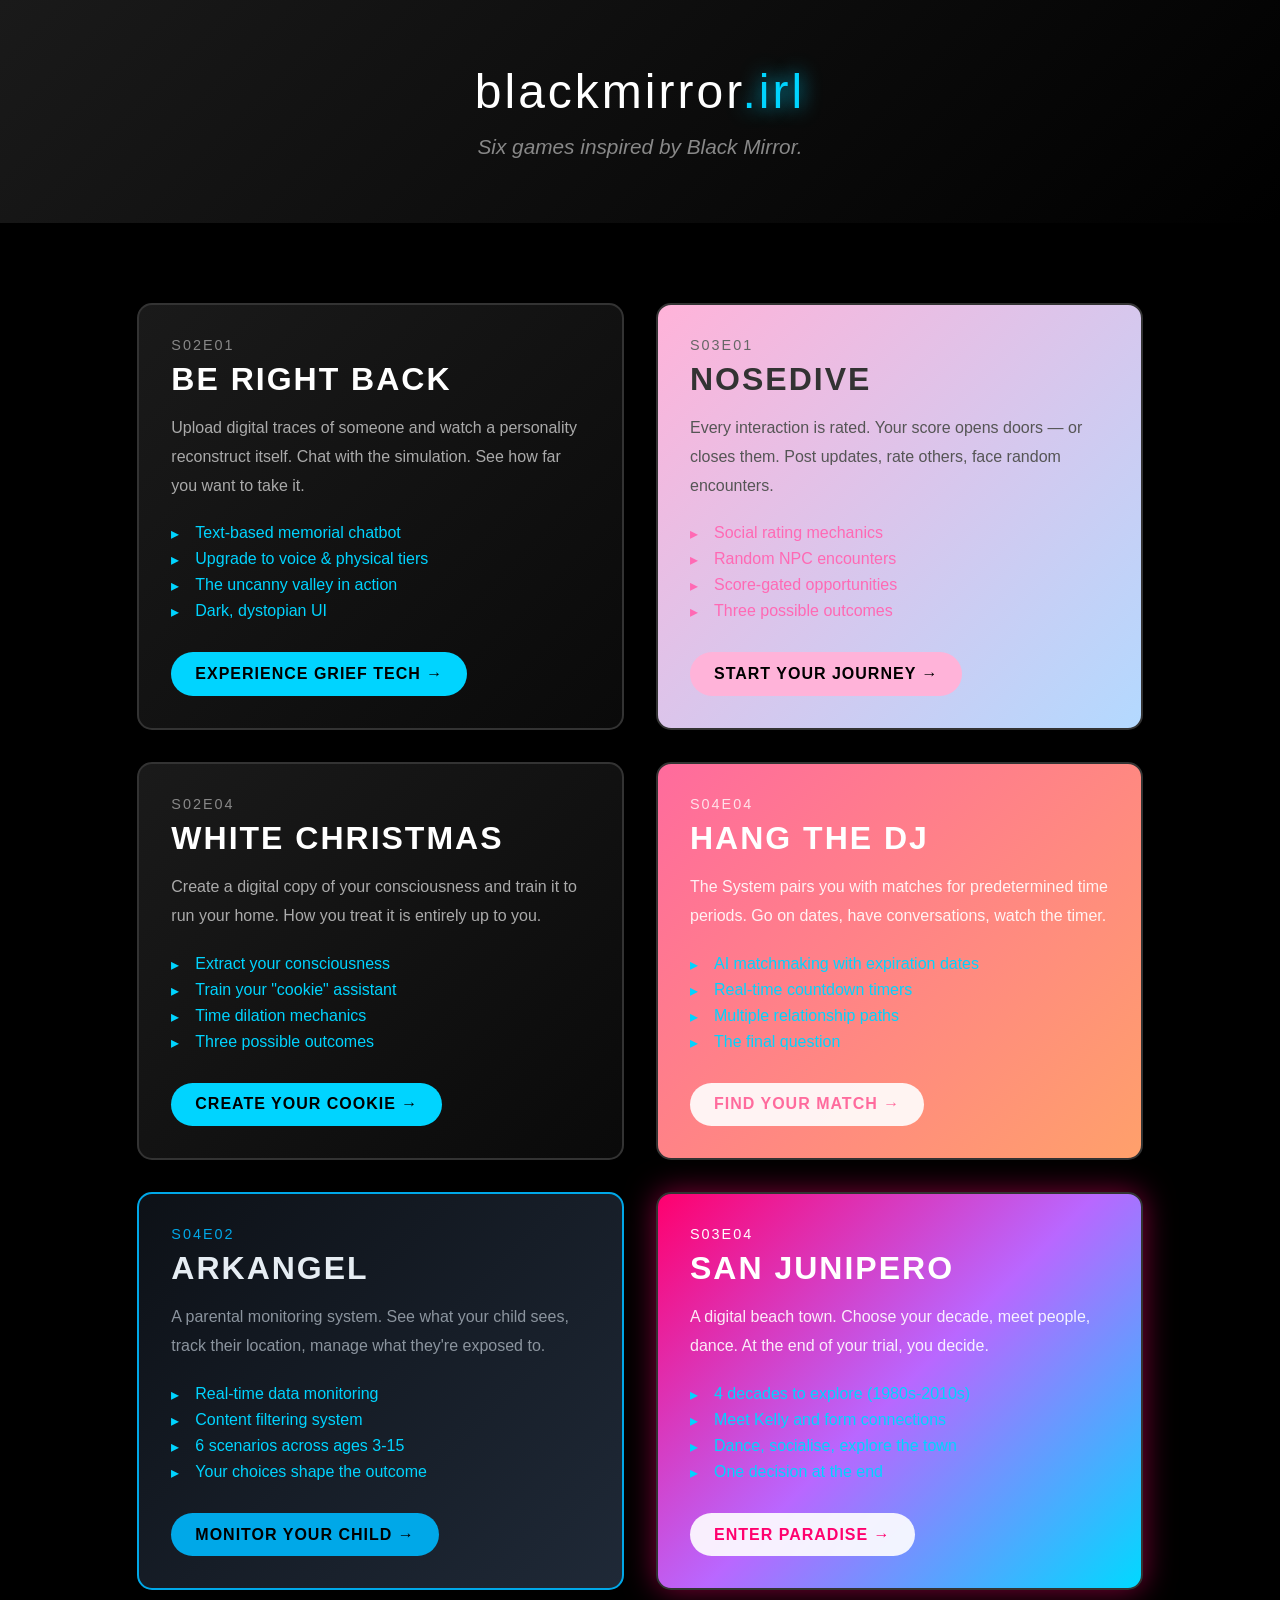
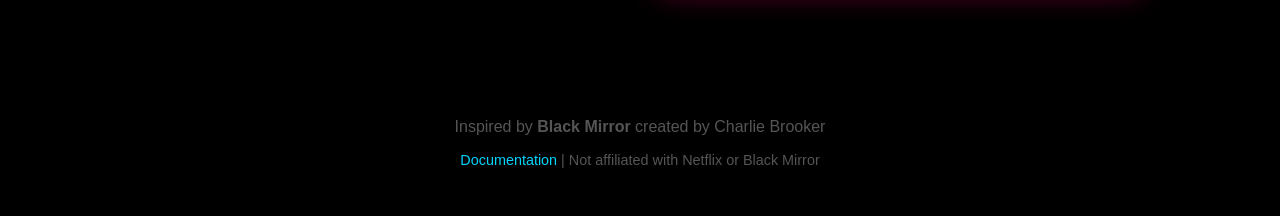
<file: index.html>
<!DOCTYPE html>
<html lang="en">
<head>
    <meta charset="UTF-8">
    <meta name="viewport" content="width=device-width, initial-scale=1.0">
    <title>blackmirror.irl - Interactive Black Mirror Experiences</title>
    <style>
        * {
            margin: 0;
            padding: 0;
            box-sizing: border-box;
        }
        
        body {
            font-family: 'Helvetica Neue', Arial, sans-serif;
            background: #000;
            color: #fff;
            min-height: 100vh;
            display: flex;
            flex-direction: column;
        }
        
        .container {
            max-width: 1200px;
            margin: 0 auto;
            padding: 2rem;
        }
        
        header {
            text-align: center;
            padding: 4rem 2rem;
            background: linear-gradient(135deg, #1a1a1a 0%, #000 100%);
        }
        
        .logo {
            font-size: 3rem;
            font-weight: 300;
            letter-spacing: 3px;
            margin-bottom: 1rem;
        }
        
        .logo .irl {
            color: #00d4ff;
            text-shadow: 0 0 20px #00d4ff;
        }
        
        .tagline {
            font-size: 1.3rem;
            color: #888;
            font-style: italic;
        }
        
        .episodes-grid {
            display: grid;
            grid-template-columns: repeat(auto-fit, minmax(350px, 1fr));
            gap: 2rem;
            margin: 3rem 0;
        }
        
        .episode-card {
            background: linear-gradient(135deg, #1a1a1a 0%, #0a0a0a 100%);
            border: 2px solid #333;
            border-radius: 15px;
            padding: 2rem;
            transition: all 0.3s;
            cursor: pointer;
            text-decoration: none;
            color: inherit;
            display: block;
        }
        
        .episode-card:hover {
            border-color: #00d4ff;
            transform: translateY(-5px);
            box-shadow: 0 10px 30px rgba(0, 212, 255, 0.3);
        }
        
        .episode-card.nosedive {
            background: linear-gradient(135deg, #ffb3d9 0%, #b3d9ff 100%);
            color: #333;
        }
        
        .episode-card.nosedive:hover {
            border-color: #ffb3d9;
            box-shadow: 0 10px 30px rgba(255, 179, 217, 0.5);
        }
        
        .episode-number {
            font-size: 0.9rem;
            color: #888;
            letter-spacing: 2px;
            margin-bottom: 0.5rem;
        }
        
        .nosedive .episode-number {
            color: #666;
        }
        
        .episode-title {
            font-size: 2rem;
            font-weight: bold;
            margin-bottom: 1rem;
            letter-spacing: 2px;
        }
        
        .episode-description {
            line-height: 1.8;
            color: #aaa;
            margin-bottom: 1.5rem;
        }
        
        .nosedive .episode-description {
            color: #555;
        }
        
        .episode-features {
            list-style: none;
            margin: 1rem 0;
        }
        
        .episode-features li {
            margin: 0.5rem 0;
            padding-left: 1.5rem;
            position: relative;
            color: #00d4ff;
        }
        
        .nosedive .episode-features li {
            color: #ff69b4;
        }
        
        .episode-features li::before {
            content: "▸";
            position: absolute;
            left: 0;
        }
        
        .cta {
            background: #00d4ff;
            color: #000;
            padding: 0.8rem 1.5rem;
            border-radius: 25px;
            display: inline-block;
            margin-top: 1rem;
            font-weight: bold;
            letter-spacing: 1px;
            text-transform: uppercase;
        }
        
        .nosedive .cta {
            background: #ffb3d9;
        }
        
        .coming-soon {
            opacity: 0.5;
            cursor: not-allowed;
        }
        
        .coming-soon:hover {
            transform: none;
            box-shadow: none;
            border-color: #333;
        }
        
        .coming-soon .cta {
            background: #333;
            color: #666;
        }
        
        @media (max-width: 600px) {
            .logo { font-size: 2rem; }
            .tagline { font-size: 1rem; }
            header { padding: 2rem 1rem; }
            .container { padding: 1rem; }
            .episodes-grid {
                grid-template-columns: 1fr;
            }
            .episode-card { padding: 1.5rem; }
            .episode-title { font-size: 1.5rem; }
            footer { padding: 2rem 1rem; text-align: center; }
        }
        
        footer {
            text-align: center;
            padding: 3rem 2rem;
            color: #555;
            margin-top: auto;
        }
        
        footer a {
            color: #00d4ff;
            text-decoration: none;
        }
        
        .warning {
            background: rgba(255, 0, 80, 0.1);
            border: 2px solid #ff0050;
            padding: 1.5rem;
            border-radius: 10px;
            margin: 2rem 0;
            text-align: center;
        }
        
        .warning p {
            color: #ff0050;
            line-height: 1.6;
        }
    </style>
</head>
<body>
    <header>
        <h1 class="logo">blackmirror<span class="irl">.irl</span></h1>
        <p class="tagline">Six games inspired by Black Mirror.</p>
    </header>
    
    <div class="container">
        <div class="episodes-grid">
            <!-- Be Right Back -->
            <a href="berightback.html" class="episode-card">
                <div class="episode-number">S02E01</div>
                <h2 class="episode-title">BE RIGHT BACK</h2>
                <p class="episode-description">
                    Upload digital traces of someone and watch a personality reconstruct itself.
                    Chat with the simulation. See how far you want to take it.
                </p>
                <ul class="episode-features">
                    <li>Text-based memorial chatbot</li>
                    <li>Upgrade to voice & physical tiers</li>
                    <li>The uncanny valley in action</li>
                    <li>Dark, dystopian UI</li>
                </ul>
                <span class="cta">Experience Grief Tech →</span>
            </a>
            
            <!-- Nosedive -->
            <a href="nosedive.html" class="episode-card nosedive">
                <div class="episode-number">S03E01</div>
                <h2 class="episode-title">NOSEDIVE</h2>
                <p class="episode-description">
                    Every interaction is rated. Your score opens doors — or closes them.
                    Post updates, rate others, face random encounters.
                </p>
                <ul class="episode-features">
                    <li>Social rating mechanics</li>
                    <li>Random NPC encounters</li>
                    <li>Score-gated opportunities</li>
                    <li>Three possible outcomes</li>
                </ul>
                <span class="cta">Start Your Journey →</span>
            </a>
            
            <!-- White Christmas -->
            <a href="whitechristmas.html" class="episode-card">
                <div class="episode-number">S02E04</div>
                <h2 class="episode-title">WHITE CHRISTMAS</h2>
                <p class="episode-description">
                    Create a digital copy of your consciousness and train it to run your home.
                    How you treat it is entirely up to you.
                </p>
                <ul class="episode-features">
                    <li>Extract your consciousness</li>
                    <li>Train your "cookie" assistant</li>
                    <li>Time dilation mechanics</li>
                    <li>Three possible outcomes</li>
                </ul>
                <span class="cta">Create Your Cookie →</span>
            </a>
            
            <!-- Hang the DJ -->
            <a href="hangthedj.html" class="episode-card" style="background: linear-gradient(135deg, #ff6b9d 0%, #ffa06b 100%); color: #fff;">
                <div class="episode-number" style="color: rgba(255,255,255,0.8);">S04E04</div>
                <h2 class="episode-title">HANG THE DJ</h2>
                <p class="episode-description" style="color: rgba(255,255,255,0.9);">
                    The System pairs you with matches for predetermined time periods.
                    Go on dates, have conversations, watch the timer.
                </p>
                <ul class="episode-features" style="color: rgba(255,255,255,0.85);">
                    <li>AI matchmaking with expiration dates</li>
                    <li>Real-time countdown timers</li>
                    <li>Multiple relationship paths</li>
                    <li>The final question</li>
                </ul>
                <span class="cta" style="background: rgba(255,255,255,0.9); color: #ff6b9d;">Find Your Match →</span>
            </a>
            
            <!-- Arkangel -->
            <a href="arkangel.html" class="episode-card" style="background: linear-gradient(135deg, #0d1117 0%, #1f2937 100%); border: 2px solid #00a8e8;">
                <div class="episode-number" style="color: #00a8e8;">S04E02</div>
                <h2 class="episode-title" style="color: #e6edf3;">ARKANGEL</h2>
                <p class="episode-description" style="color: #8b949e;">
                    A parental monitoring system. See what your child sees,
                    track their location, manage what they're exposed to.
                </p>
                <ul class="episode-features" style="color: #8b949e;">
                    <li>Real-time data monitoring</li>
                    <li>Content filtering system</li>
                    <li>6 scenarios across ages 3-15</li>
                    <li>Your choices shape the outcome</li>
                </ul>
                <span class="cta" style="background: #00a8e8; color: #000;">Monitor Your Child →</span>
            </a>
            
            <!-- San Junipero -->
            <a href="sanjunipero.html" class="episode-card" style="background: linear-gradient(135deg, #ff006e 0%, #b967ff 50%, #00d9ff 100%); box-shadow: 0 0 30px rgba(255, 0, 110, 0.5);">
                <div class="episode-number" style="color: #fff;">S03E04</div>
                <h2 class="episode-title" style="color: #fff;">SAN JUNIPERO</h2>
                <p class="episode-description" style="color: rgba(255,255,255,0.9);">
                    A digital beach town. Choose your decade, meet people, dance.
                    At the end of your trial, you decide.
                </p>
                <ul class="episode-features" style="color: rgba(255,255,255,0.85);">
                    <li>4 decades to explore (1980s-2010s)</li>
                    <li>Meet Kelly and form connections</li>
                    <li>Dance, socialise, explore the town</li>
                    <li>One decision at the end</li>
                </ul>
                <span class="cta" style="background: rgba(255,255,255,0.9); color: #ff006e;">Enter Paradise →</span>
            </a>
        </div>
        

    </div>
    
    <footer>
        <p>Inspired by <strong>Black Mirror</strong> created by Charlie Brooker</p>
        <p style="margin-top: 1rem; font-size: 0.9rem;">
            <a href="README.md">Documentation</a> | 
            Not affiliated with Netflix or Black Mirror
        </p>
    </footer>
</body>
</html>
</file>
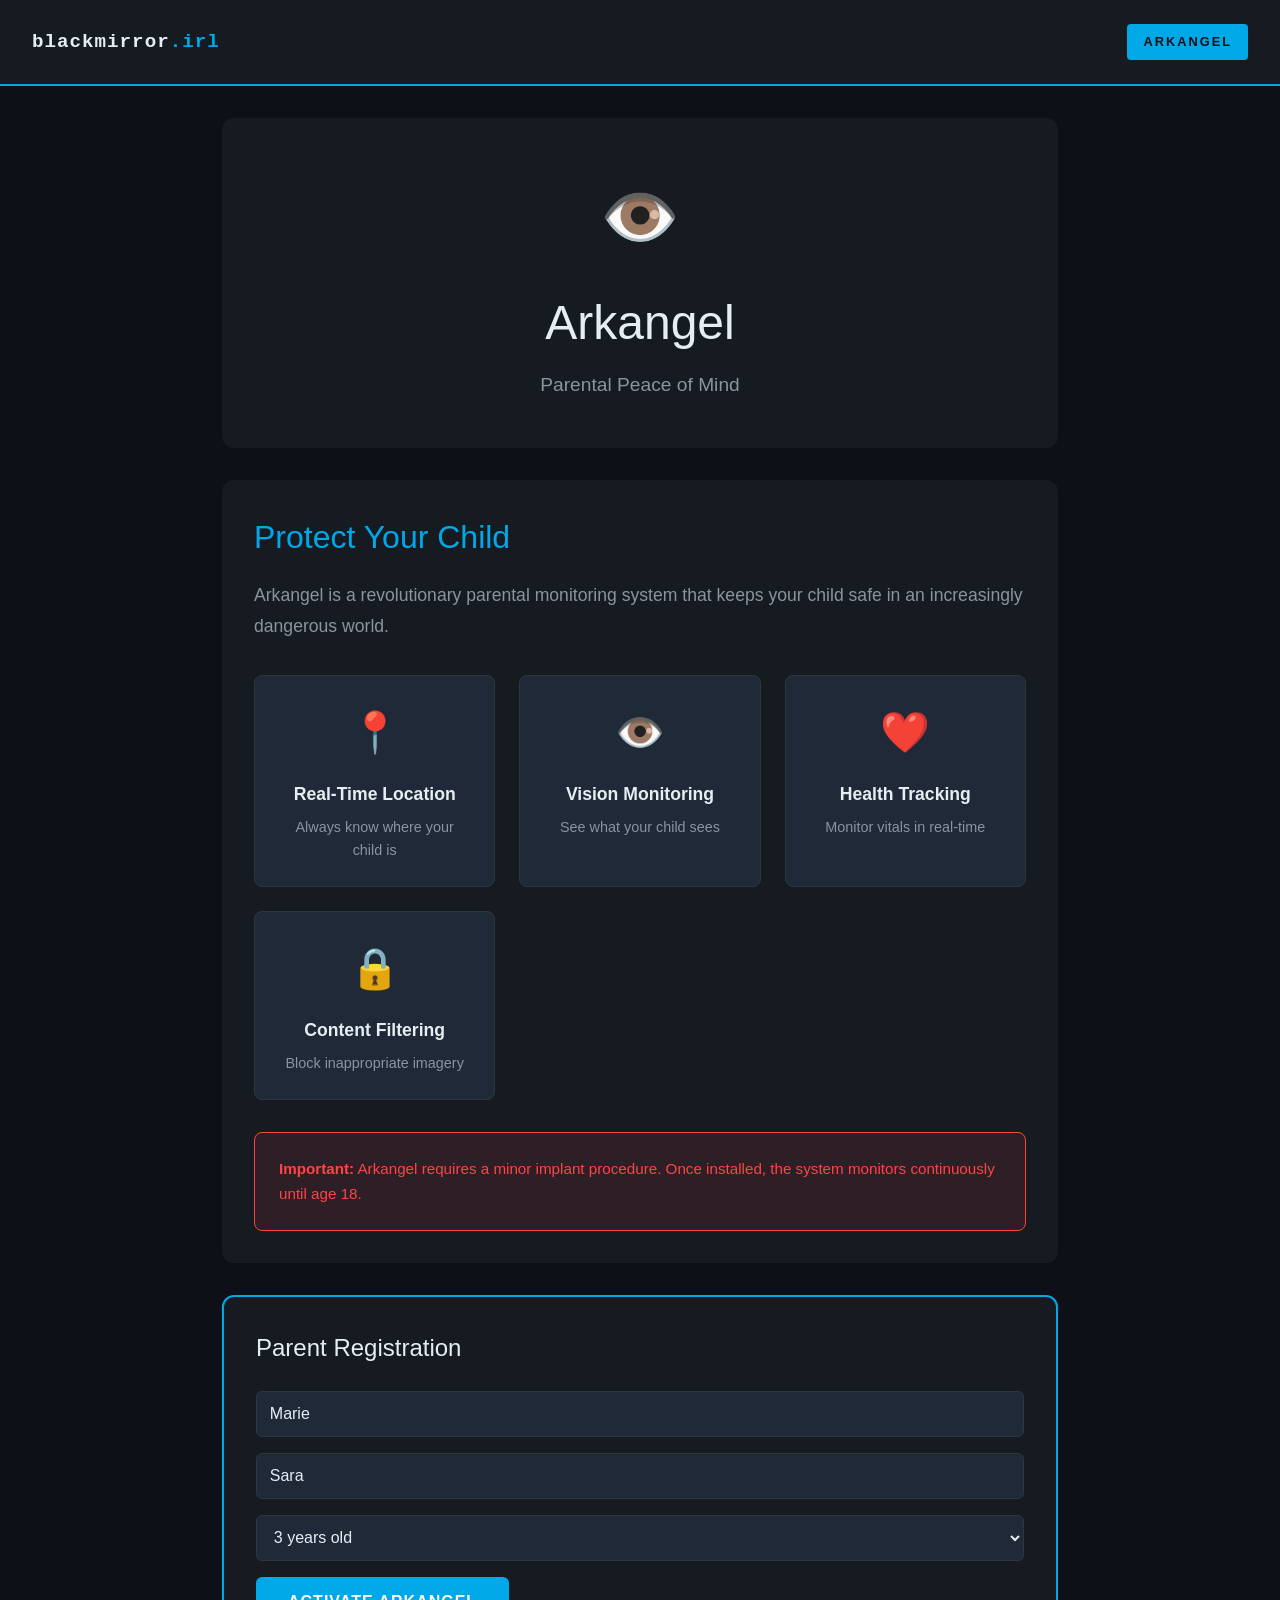
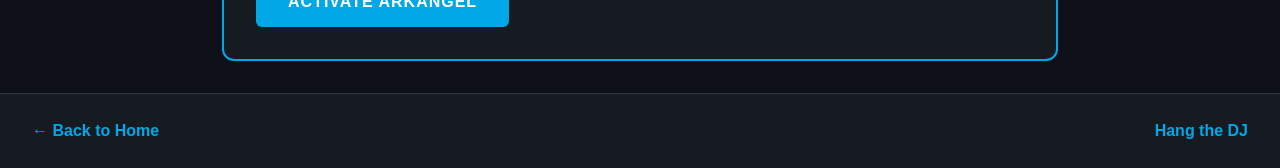
<file: arkangel.html>
<!DOCTYPE html>
<html lang="en">
<head>
    <meta charset="UTF-8">
    <meta name="viewport" content="width=device-width, initial-scale=1.0">
    <title>ARKANGEL | blackmirror.irl</title>
    <link rel="stylesheet" href="arkangel.css">
</head>
<body>
    <div class="app-container">
        <!-- Header -->
        <header class="app-header">
            <div class="logo">blackmirror<span class="irl">.irl</span></div>
            <div class="episode-badge">ARKANGEL</div>
        </header>

        <!-- Welcome Screen -->
        <section id="welcome-screen" class="screen active">
            <div class="welcome-content">
                <div class="product-logo">
                    <div class="logo-icon">👁️</div>
                    <h1>Arkangel</h1>
                    <p class="tagline">Parental Peace of Mind</p>
                </div>
                
                <div class="product-info">
                    <h2>Protect Your Child</h2>
                    <p class="intro-text">
                        Arkangel is a revolutionary parental monitoring system that keeps your child safe 
                        in an increasingly dangerous world.
                    </p>
                    
                    <div class="features-grid">
                        <div class="feature">
                            <span class="feature-icon">📍</span>
                            <h3>Real-Time Location</h3>
                            <p>Always know where your child is</p>
                        </div>
                        <div class="feature">
                            <span class="feature-icon">👁️</span>
                            <h3>Vision Monitoring</h3>
                            <p>See what your child sees</p>
                        </div>
                        <div class="feature">
                            <span class="feature-icon">❤️</span>
                            <h3>Health Tracking</h3>
                            <p>Monitor vitals in real-time</p>
                        </div>
                        <div class="feature">
                            <span class="feature-icon">🔒</span>
                            <h3>Content Filtering</h3>
                            <p>Block inappropriate imagery</p>
                        </div>
                    </div>
                    
                    <div class="legal-notice">
                        <p><strong>Important:</strong> Arkangel requires a minor implant procedure. 
                        Once installed, the system monitors continuously until age 18.</p>
                    </div>
                </div>
                
                <div class="setup-form">
                    <h3>Parent Registration</h3>
                    <input type="text" id="parent-name" placeholder="Your name" value="Marie" />
                    <input type="text" id="child-name" placeholder="Child's name" value="Sara" />
                    <select id="child-age">
                        <option value="3">3 years old</option>
                        <option value="5">5 years old</option>
                        <option value="8">8 years old</option>
                        <option value="12">12 years old</option>
                    </select>
                    <button class="btn-primary" onclick="activateSystem()">ACTIVATE ARKANGEL</button>
                </div>
            </div>
        </section>

        <!-- Dashboard Screen -->
        <section id="dashboard-screen" class="screen">
            <div class="dashboard-container">
                <!-- Status Bar -->
                <div class="status-bar">
                    <div class="status-info">
                        <span class="status-dot"></span>
                        <span>System Active</span>
                    </div>
                    <div class="child-info">
                        Monitoring: <strong id="child-name-display">Sara</strong> 
                        (Age: <span id="child-age-display">3</span>)
                    </div>
                    <div class="parent-info">
                        Parent: <span id="parent-name-display">Marie</span>
                    </div>
                </div>
                
                <!-- Main Monitoring Panel -->
                <div class="monitoring-panel">
                    <!-- Vision Feed -->
                    <div class="vision-feed">
                        <div class="feed-header">
                            <h3>Live Data Feed</h3>
                            <div class="filter-toggle">
                                <label>
                                    <input type="checkbox" id="content-filter" checked onchange="toggleFilter()" />
                                    Content Filter: <span id="filter-status">ON</span>
                                </label>
                            </div>
                        </div>
                        <div class="feed-view" id="vision-view">
                            <div class="live-feed-display">
                                <div class="feed-line"><span class="feed-label">AUDIO ENV</span> <span id="feed-audio">ambient / quiet</span></div>
                                <div class="feed-line"><span class="feed-label">VISUAL TAGS</span> <span id="feed-visual">home interior, natural light</span></div>
                                <div class="feed-line"><span class="feed-label">FACES</span> <span id="feed-faces">0 detected</span></div>
                                <div class="feed-line"><span class="feed-label">MOVEMENT</span> <span id="feed-movement">sedentary</span></div>
                                <div class="feed-line"><span class="feed-label">FLAGGED</span> <span id="feed-flagged" class="safe">NONE</span></div>
                                <div class="feed-pulse"></div>
                            </div>
                        </div>
                    </div>
                    
                    <!-- Data Panel -->
                    <div class="data-panel">
                        <!-- Location -->
                        <div class="data-card">
                            <h4>📍 Location</h4>
                            <p class="location-text" id="location-text">Home</p>
                            <div class="mini-map">🗺️</div>
                        </div>
                        
                        <!-- Vitals -->
                        <div class="data-card">
                            <h4>❤️ Health Vitals</h4>
                            <p>Heart Rate: <span id="heart-rate">82</span> bpm</p>
                            <p>Stress Level: <span id="stress-level">Low</span></p>
                            <p>Cortisol: <span id="cortisol">Normal</span></p>
                        </div>
                        
                        <!-- Activity -->
                        <div class="data-card">
                            <h4>📊 Current Activity</h4>
                            <p id="activity-status">Playing at home</p>
                        </div>
                        
                        <!-- Statistics -->
                        <div class="data-card">
                            <h4>📈 Today's Stats</h4>
                            <p>Filtered Content: <span id="filtered-count">0</span></p>
                            <p>Alerts Triggered: <span id="alert-count">0</span></p>
                            <p>Monitoring Time: <span id="monitor-time">0</span>h</p>
                        </div>
                    </div>
                </div>
                
                <!-- Event Log -->
                <div class="event-log">
                    <h3>Event Log</h3>
                    <div class="log-entries" id="log-entries">
                        <p class="log-entry system">System activated. Monitoring initiated.</p>
                    </div>
                </div>
            </div>
        </section>

        <!-- Incident Screen -->
        <section id="incident-screen" class="screen">
            <div class="incident-container">
                <div class="incident-alert">
                    <div class="alert-icon">⚠️</div>
                    <h2 id="incident-title">Alert</h2>
                    <p id="incident-description"></p>
                </div>
                
                <div class="incident-details">
                    <div class="detail-row">
                        <span>Location:</span>
                        <span id="incident-location"></span>
                    </div>
                    <div class="detail-row">
                        <span>Time:</span>
                        <span id="incident-time"></span>
                    </div>
                    <div class="detail-row">
                        <span>Stress Level:</span>
                        <span id="incident-stress"></span>
                    </div>
                </div>
                
                <div class="incident-feed">
                    <h3>What Sara Sees:</h3>
                    <div class="incident-vision" id="incident-vision"></div>
                </div>
                
                <div class="incident-choices" id="incident-choices">
                    <!-- Generated by JS -->
                </div>
            </div>
        </section>

        <!-- Consequence Screen -->
        <section id="consequence-screen" class="screen">
            <div class="consequence-container">
                <h2>System Update</h2>
                <p class="consequence-text" id="consequence-text"></p>
                <div class="consequence-impact" id="consequence-impact"></div>
                <button class="btn-primary" onclick="returnToDashboard()">CONTINUE MONITORING</button>
            </div>
        </section>

        <!-- Ending Screen -->
        <section id="ending-screen" class="screen">
            <div class="ending-container">
                <h2 id="ending-title">System Deactivated</h2>
                
                <div class="ending-content">
                    <p class="ending-text" id="ending-text"></p>
                    
                    <div class="ending-stats">
                        <h3>Final Statistics</h3>
                        <div class="stat-row">
                            <span>Total Monitoring Time:</span>
                            <span id="final-time">0 years</span>
                        </div>
                        <div class="stat-row">
                            <span>Content Filtered:</span>
                            <span id="final-filtered">0 instances</span>
                        </div>
                        <div class="stat-row">
                            <span>Interventions:</span>
                            <span id="final-interventions">0</span>
                        </div>
                        <div class="stat-row">
                            <span>Trust Level:</span>
                            <span id="final-trust">Unknown</span>
                        </div>
                    </div>
                    

                </div>
                
                <button class="btn-primary" onclick="restartExperience()">Start Over</button>
                <button class="btn-secondary" onclick="goHome()">Back to Home</button>
            </div>
        </section>

        <!-- Navigation -->
        <nav class="bottom-nav">
            <a href="index.html" class="nav-link">← Back to Home</a>
            <a href="hangthedj.html" class="nav-link">Hang the DJ</a>
        </nav>
    </div>

    <script src="arkangel.js"></script>
</body>
</html>
</file>
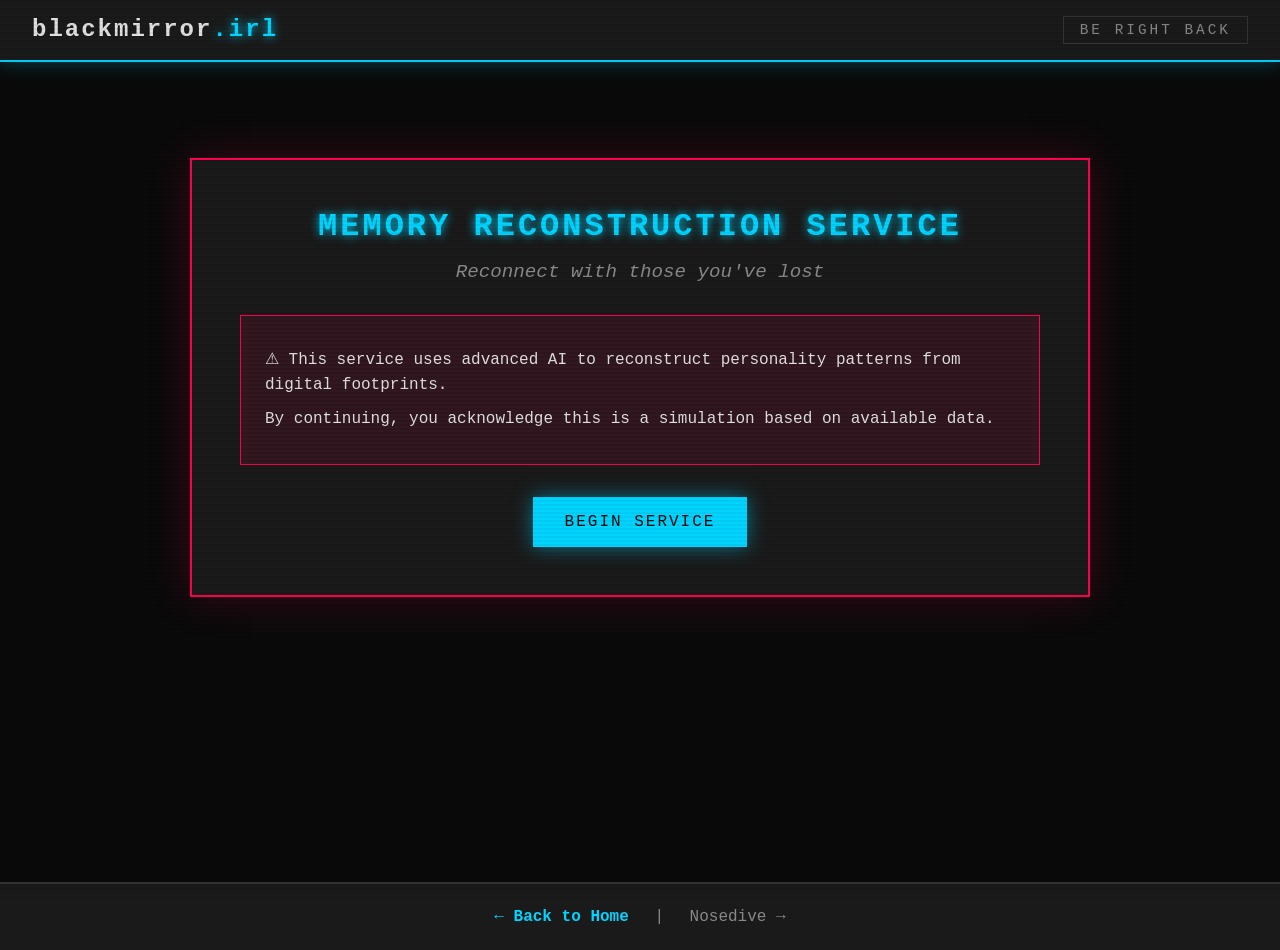
<file: berightback.html>
<!DOCTYPE html>
<html lang="en">
<head>
    <meta charset="UTF-8">
    <meta name="viewport" content="width=device-width, initial-scale=1.0">
    <title>BE RIGHT BACK | blackmirror.irl</title>
    <link rel="stylesheet" href="style.css">
</head>
<body>
    <div class="glitch-overlay"></div>
    
    <header class="main-header">
        <div class="logo">blackmirror<span class="irl">.irl</span></div>
        <div class="episode-title">BE RIGHT BACK</div>
    </header>

    <!-- Stage 1: Welcome Screen -->
    <section id="welcome-screen" class="screen active">
        <div class="container">
            <div class="warning-box">
                <h1>MEMORY RECONSTRUCTION SERVICE</h1>
                <p class="subtitle">Reconnect with those you've lost</p>
                <div class="warning-text">
                    <p>⚠ This service uses advanced AI to reconstruct personality patterns from digital footprints.</p>
                    <p>By continuing, you acknowledge this is a simulation based on available data.</p>
                </div>
                <button class="btn-primary" onclick="startService()">BEGIN SERVICE</button>
            </div>
        </div>
    </section>

    <!-- Stage 2: Data Upload -->
    <section id="data-upload" class="screen">
        <div class="container">
            <h2>STEP 1: DATA COLLECTION</h2>
            <p class="instruction">Provide digital traces of the person you wish to reconstruct.</p>
            
            <div class="upload-area">
                <label for="person-name">Their Name:</label>
                <input type="text" id="person-name" placeholder="e.g., Ash Starmer" />
                
                <label for="messages">Messages / Social Media Posts:</label>
                <textarea id="messages" rows="10" placeholder="Paste chat logs, social media posts, emails, or any text written by them...

Example:
'Hey babe, running late. Traffic is crazy'
'Just saw the funniest thing on reddit lol'
'Love you see you soon'"></textarea>
                
                <div class="data-stats">
                    <span>Characters: <span id="char-count">0</span></span>
                    <span>Estimated accuracy: <span id="accuracy">0%</span></span>
                </div>
                
                <button class="btn-primary" onclick="processData()">PROCESS DATA</button>
            </div>
        </div>
    </section>

    <!-- Stage 3: Processing -->
    <section id="processing" class="screen">
        <div class="container">
            <div class="processing-box">
                <h2>RECONSTRUCTING PERSONALITY MATRIX...</h2>
                <div class="progress-bar">
                    <div class="progress-fill" id="progress-fill"></div>
                </div>
                <p class="processing-status" id="processing-status">Analyzing linguistic patterns...</p>
                <div class="technical-readout">
                    <div class="readout-line">Neural pattern extraction: <span class="success">COMPLETE</span></div>
                    <div class="readout-line">Behavioral modeling: <span class="loading">IN PROGRESS</span></div>
                    <div class="readout-line">Memory synthesis: <span class="pending">PENDING</span></div>
                </div>
            </div>
        </div>
    </section>

    <!-- Stage 4: Chat Interface -->
    <section id="chat-interface" class="screen">
        <div class="container">
            <div class="chat-header">
                <div class="status-indicator">
                    <span class="status-dot"></span>
                    <span id="person-name-display">AI Active</span>
                </div>
                <div class="tier-badge" id="tier-badge">TEXT TIER</div>
            </div>
            
            <div class="chat-window" id="chat-window">
                <div class="system-message">
                    <p>Connection established. <span id="name-in-chat"></span> is online.</p>
                    <p class="small-text">Note: This is a simulated personality based on text analysis.</p>
                </div>
            </div>
            
            <div class="chat-input-area">
                <input type="text" id="user-input" placeholder="Type your message..." onkeypress="handleKeyPress(event)" />
                <button onclick="sendMessage()">SEND</button>
            </div>

            <div class="upgrade-prompt" id="upgrade-prompt">
                <p>⚠ Limited emotional range detected. Would you like to upgrade?</p>
                <button class="btn-warning" onclick="showUpgradeOptions()">VIEW UPGRADE OPTIONS</button>
            </div>
        </div>
    </section>

    <!-- Stage 5: Upgrade Options -->
    <section id="upgrade-screen" class="screen">
        <div class="container">
            <h2>SERVICE UPGRADES</h2>
            <p class="subtitle">Enhance your experience</p>
            
            <div class="upgrade-options">
                <div class="upgrade-card">
                    <h3>VOICE TIER</h3>
                    <p class="price">£49.99/month</p>
                    <ul>
                        <li>Voice synthesis enabled</li>
                        <li>Phone call capability</li>
                        <li>Vocal pattern matching</li>
                        <li>Improved emotional responses</li>
                    </ul>
                    <button class="btn-secondary" onclick="upgradeToVoice()">UPGRADE NOW</button>
                </div>
                
                <div class="upgrade-card featured">
                    <div class="featured-badge">MOST REALISTIC</div>
                    <h3>PHYSICAL TIER</h3>
                    <p class="price">£199,999</p>
                    <ul>
                        <li>Full android body</li>
                        <li>Physical presence</li>
                        <li>Touch interaction</li>
                        <li>Indistinguishable from memory</li>
                    </ul>
                    <button class="btn-danger" onclick="considerPhysical()">REQUEST CONSULTATION</button>
                </div>
                
                <div class="upgrade-card">
                    <h3>PREMIUM DATA</h3>
                    <p class="price">£19.99</p>
                    <ul>
                        <li>Extended memory access</li>
                        <li>Photo analysis integration</li>
                        <li>Video pattern learning</li>
                        <li>Social graph reconstruction</li>
                    </ul>
                    <button class="btn-secondary" onclick="upgradePremium()">ADD TO PLAN</button>
                </div>
            </div>
            
            <button class="btn-text" onclick="returnToChat()">No thanks, return to chat</button>
        </div>
    </section>

    <!-- Confirmation Modal -->
    <div id="modal" class="modal">
        <div class="modal-content">
            <h3 id="modal-title"></h3>
            <p id="modal-message"></p>
            <div class="modal-buttons">
                <button class="btn-secondary" onclick="closeModal()">Cancel</button>
                <button class="btn-danger" id="modal-confirm" onclick="confirmAction()">Confirm</button>
            </div>
        </div>
    </div>

    <!-- Navigation -->
    <nav style="background: var(--bg-card); padding: 1.5rem 2rem; text-align: center; border-top: 2px solid var(--border-color);">
        <a href="index.html" style="color: var(--accent-blue); text-decoration: none; font-family: 'Courier New', monospace; font-weight: bold;">← Back to Home</a>
        <span style="margin: 0 1rem; color: var(--text-secondary);">|</span>
        <a href="nosedive.html" style="color: var(--text-secondary); text-decoration: none; font-family: 'Courier New', monospace;">Nosedive →</a>
    </nav>

    <script src="script.js"></script>
</body>
</html>
</file>
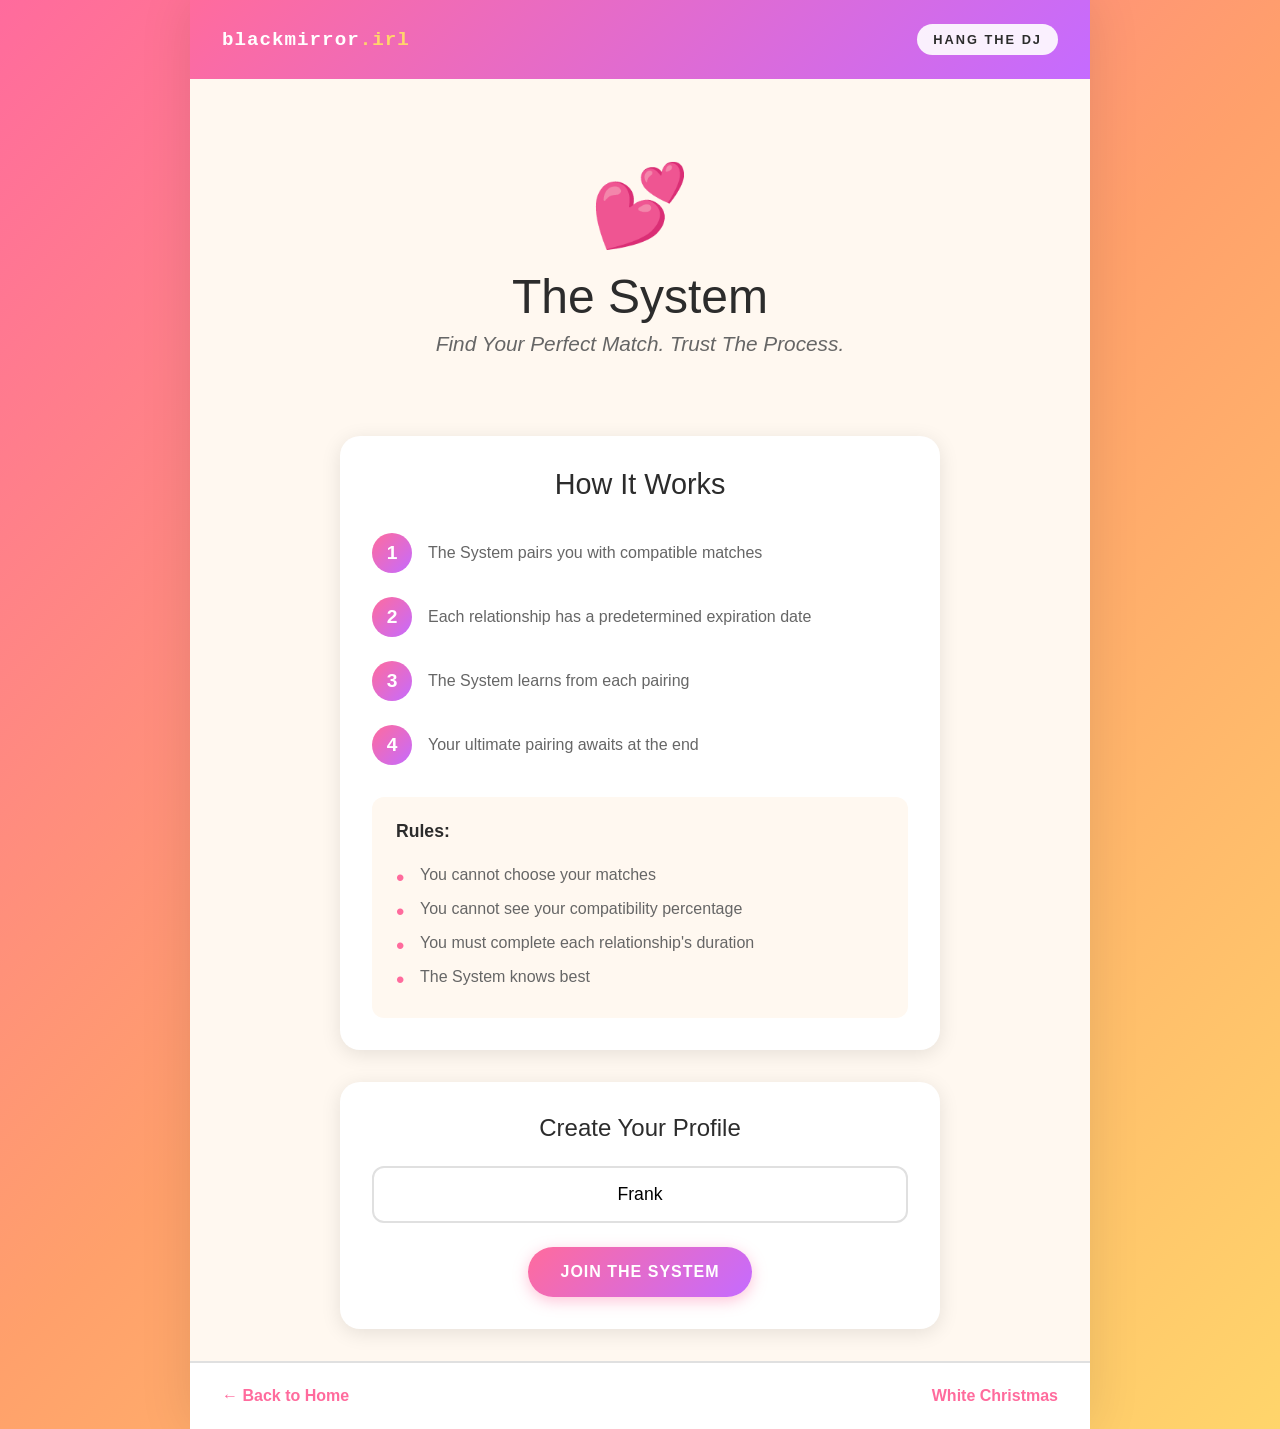
<file: hangthedj.html>
<!DOCTYPE html>
<html lang="en">
<head>
    <meta charset="UTF-8">
    <meta name="viewport" content="width=device-width, initial-scale=1.0">
    <title>HANG THE DJ | blackmirror.irl</title>
    <link rel="stylesheet" href="hangthedj.css">
</head>
<body>
    <div class="app-container">
        <!-- Header -->
        <header class="app-header">
            <div class="logo">blackmirror<span class="irl">.irl</span></div>
            <div class="episode-badge">HANG THE DJ</div>
        </header>

        <!-- Welcome Screen -->
        <section id="welcome-screen" class="screen active">
            <div class="welcome-content">
                <div class="system-logo">
                    <div class="logo-icon">💕</div>
                    <h1>The System</h1>
                    <p class="tagline">Find Your Perfect Match. Trust The Process.</p>
                </div>
                
                <div class="info-box">
                    <h2>How It Works</h2>
                    <div class="steps">
                        <div class="step">
                            <span class="step-number">1</span>
                            <p>The System pairs you with compatible matches</p>
                        </div>
                        <div class="step">
                            <span class="step-number">2</span>
                            <p>Each relationship has a predetermined expiration date</p>
                        </div>
                        <div class="step">
                            <span class="step-number">3</span>
                            <p>The System learns from each pairing</p>
                        </div>
                        <div class="step">
                            <span class="step-number">4</span>
                            <p>Your ultimate pairing awaits at the end</p>
                        </div>
                    </div>
                    
                    <div class="rules">
                        <p><strong>Rules:</strong></p>
                        <ul>
                            <li>You cannot choose your matches</li>
                            <li>You cannot see your compatibility percentage</li>
                            <li>You must complete each relationship's duration</li>
                            <li>The System knows best</li>
                        </ul>
                    </div>
                </div>

                <div class="profile-setup">
                    <h3>Create Your Profile</h3>
                    <input type="text" id="user-name" placeholder="Your name" value="Frank" />
                    <button class="btn-primary" onclick="startDating()">JOIN THE SYSTEM</button>
                </div>
            </div>
        </section>

        <!-- Main Dating Screen -->
        <section id="dating-screen" class="screen">
            <div class="container">
                <!-- User Status Bar -->
                <div class="status-bar">
                    <div class="user-info">
                        <div class="user-avatar">👤</div>
                        <div class="user-details">
                            <h3 id="user-name-display">Frank</h3>
                            <p class="user-stats">
                                Relationships: <span id="relationship-count">0</span> | 
                                Time in System: <span id="total-time">0h</span>
                            </p>
                        </div>
                    </div>
                    <div class="system-status">
                        <span class="status-indicator">●</span> The System is learning...
                    </div>
                </div>

                <!-- Current Match Card -->
                <div class="match-card" id="match-card">
                    <div class="match-header">
                        <h2>New Match Found</h2>
                        <div class="system-badge">Assigned by The System</div>
                    </div>
                    
                    <div class="match-profile">
                        <div class="match-avatar" id="match-avatar">👤</div>
                        <h3 id="match-name">Amy</h3>
                        <p id="match-bio">Waiting to meet you...</p>
                        
                        <div class="compatibility-locked">
                            <div class="lock-icon">🔒</div>
                            <p>Compatibility: <span class="hidden-text">????</span></p>
                            <p class="small-text">Revealed after relationship expires</p>
                        </div>
                    </div>
                    
                    <div class="expiration-timer">
                        <h4>Relationship Expires In:</h4>
                        <div class="timer-display" id="timer-display">12:00:00</div>
                        <div class="expiration-bar">
                            <div class="expiration-fill" id="expiration-fill"></div>
                        </div>
                    </div>
                    
                    <button class="btn-primary" id="interaction-btn" onclick="startInteraction()">BEGIN DATE</button>
                </div>

                <!-- Check Expiration Button -->
                <div class="check-device" id="check-device-btn" style="display: none;">
                    <button class="btn-secondary" onclick="checkDevice()">📱 Check Your Device</button>
                    <p class="hint">See how much time you have left</p>
                </div>
            </div>
        </section>

        <!-- Date Interaction Screen -->
        <section id="interaction-screen" class="screen">
            <div class="container">
                <div class="date-scene">
                    <div class="scene-header">
                        <h3 id="scene-location">The Restaurant</h3>
                        <div class="time-remaining-small" id="time-remaining-small">12:00:00 remaining</div>
                    </div>
                    
                    <div class="conversation">
                        <div class="match-avatar-large" id="date-avatar">👤</div>
                        <div class="dialogue-box" id="dialogue-box">
                            <p id="date-dialogue">So... this is interesting. First time using The System?</p>
                        </div>
                    </div>
                    
                    <div class="response-choices" id="response-choices">
                        <!-- Generated by JS -->
                    </div>
                </div>
            </div>
        </section>

        <!-- Expiration Screen -->
        <section id="expiration-screen" class="screen">
            <div class="container center">
                <div class="expiration-notice">
                    <h2>Relationship Expired</h2>
                    <div class="timer-expired">00:00:00</div>
                    
                    <div class="match-summary">
                        <div class="match-avatar-large" id="expired-avatar">👤</div>
                        <h3 id="expired-name">Amy</h3>
                        
                        <div class="compatibility-reveal">
                            <h4>Compatibility Score</h4>
                            <div class="score-display" id="compatibility-score">0%</div>
                            <p id="score-message">The System has learned from this pairing.</p>
                        </div>
                        
                        <div class="relationship-summary" id="relationship-summary">
                            <!-- Generated by JS -->
                        </div>
                    </div>
                    
                    <button class="btn-primary" onclick="continueToNextMatch()">CONTINUE</button>
                </div>
            </div>
        </section>

        <!-- Rebellion Choice Screen -->
        <section id="rebellion-screen" class="screen">
            <div class="container center">
                <h2>A Different Path</h2>
                
                <div class="rebellion-content">
                    <div class="match-avatar-large">💕</div>
                    <h3 id="rebellion-match-name">Amy</h3>
                    
                    <p class="rebellion-text">
                        You've been through <span id="total-relationships">0</span> relationships. 
                        You've spent <span id="total-hours">0</span> hours in The System.
                    </p>
                    
                    <p class="rebellion-text">
                        You've been paired with <span id="rebellion-name">this person</span> again. 
                        Something feels different this time. They look at you with recognition.
                    </p>
                    
                    <div class="rebellion-dialogue">
                        <p>"What if we just... didn't check the timer? What if we just stayed together?"</p>
                    </div>
                    
                    <div class="rebellion-choices">
                        <button class="btn-danger" onclick="rebel()">
                            🔓 Rebel Against The System
                        </button>
                        <button class="btn-secondary" onclick="obeySystem()">
                            Trust The System's Process
                        </button>
                    </div>
                </div>
            </div>
        </section>

        <!-- Ultimate Pairing Screen -->
        <section id="ultimate-screen" class="screen">
            <div class="container center">
                <h2>Your Ultimate Pairing</h2>
                
                <div class="ultimate-content">
                    <div class="system-message">
                        <p>After <span id="final-relationships">0</span> relationships, The System has determined your perfect match.</p>
                    </div>
                    
                    <div class="ultimate-match">
                        <div class="match-avatar-large" id="ultimate-avatar">👤</div>
                        <h3 id="ultimate-name">???</h3>
                        
                        <div class="ultimate-compatibility">
                            <h4>Ultimate Compatibility</h4>
                            <div class="score-display ultimate" id="ultimate-score">99.8%</div>
                        </div>
                        
                        <div class="device-reveal" id="device-reveal">
                            <button class="btn-primary" onclick="checkUltimateDevice()">Check Your Device</button>
                            <p class="hint">See your relationship duration</p>
                        </div>
                        
                        <div class="ultimate-timer" id="ultimate-timer" style="display: none;">
                            <h4>Relationship Duration:</h4>
                            <div class="timer-display large">∞</div>
                            <p class="forever-text">Forever</p>
                        </div>
                    </div>
                    
                    <div id="ultimate-message" style="display: none;">
                        <p class="ending-text" id="ending-text"></p>
                        <button class="btn-primary" onclick="restartExperience()">Experience Again</button>
                        <button class="btn-secondary" onclick="goHome()">Back to Home</button>
                    </div>
                </div>
            </div>
        </section>

        <!-- Rebellion Ending Screen -->
        <section id="rebellion-ending-screen" class="screen">
            <div class="container center">
                <div class="rebellion-ending">
                    <h2>You Chose Each Other</h2>
                    
                    <div class="escape-visual">
                        <div class="avatar-pair">
                            <span class="avatar-left">👤</span>
                            <span class="heart">💕</span>
                            <span class="avatar-right">👤</span>
                        </div>
                    </div>
                    
                    <div class="ending-message">
                        <p>You and <span id="rebel-partner-name">Amy</span> climbed the wall together.</p>
                        <p>You chose autonomy over algorithm.</p>
                        <p>You chose uncertainty over predetermined perfection.</p>
                        <p>You chose each other.</p>
                        
                        <div class="twist-reveal" id="twist-reveal">
                            <hr>
                            <p class="twist-text">
                                But here's the twist from the episode: You were both simulations all along. 
                                The real Frank and Amy ran this scenario 1,000 times. 
                                998 times, they rebelled and chose each other.
                            </p>
                            <p class="twist-text">
                                That's how The System knew they were a 99.8% match.
                            </p>
                            <p class="twist-text">
                                Sometimes rebellion is exactly what the algorithm predicts.
                            </p>
                        </div>
                    </div>
                    
                    <button class="btn-primary" onclick="restartExperience()">Experience Again</button>
                    <button class="btn-secondary" onclick="goHome()">Back to Home</button>
                </div>
            </div>
        </section>

        <!-- Navigation -->
        <nav class="bottom-nav">
            <a href="index.html" class="nav-link">← Back to Home</a>
            <a href="whitechristmas.html" class="nav-link">White Christmas</a>
        </nav>
    </div>

    <script src="hangthedj.js"></script>
</body>
</html>
</file>
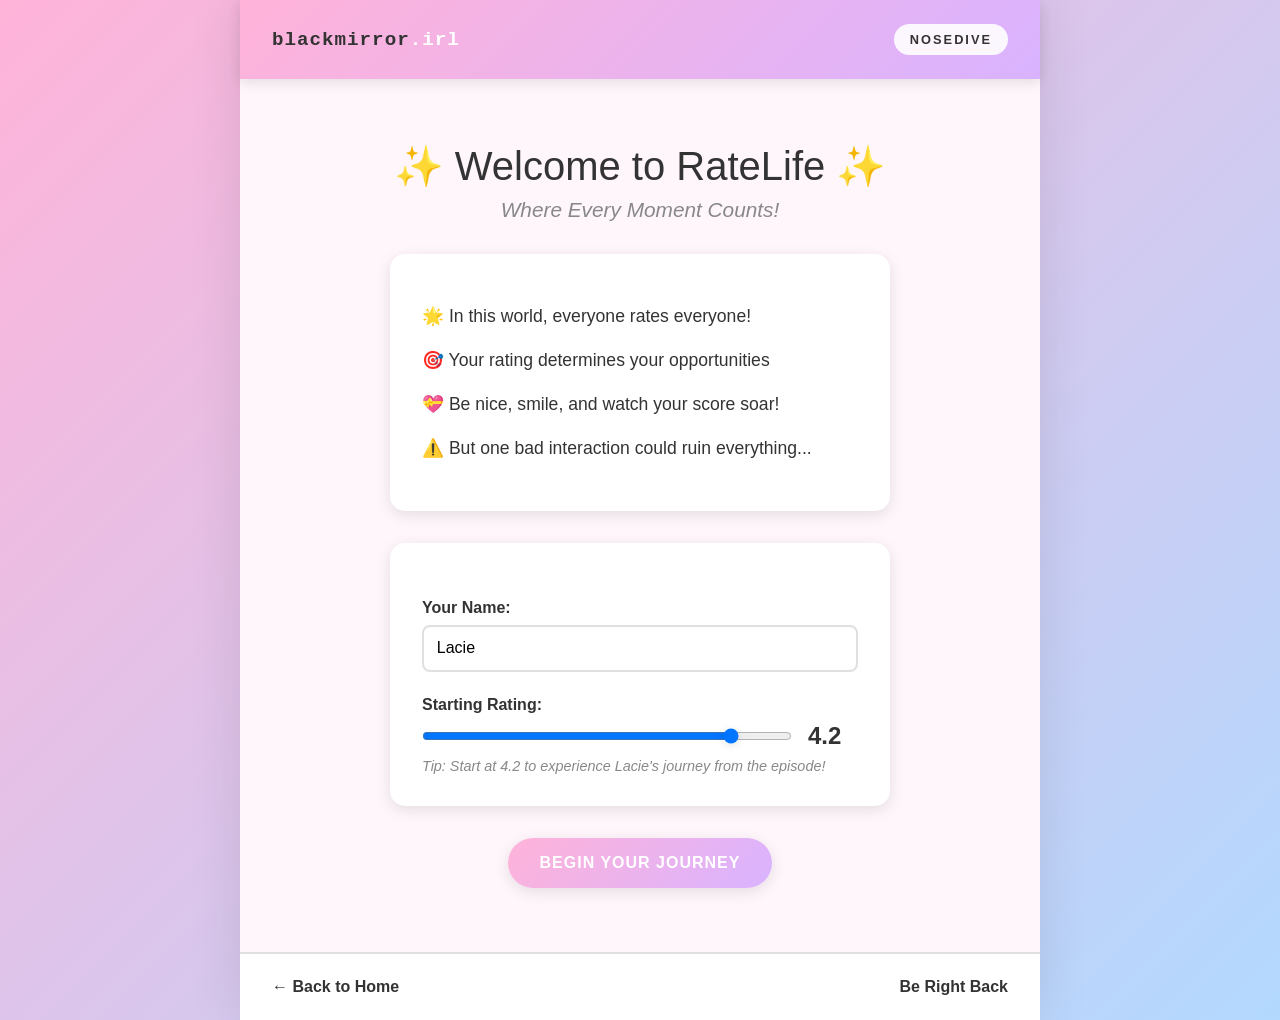
<file: nosedive.html>
<!DOCTYPE html>
<html lang="en">
<head>
    <meta charset="UTF-8">
    <meta name="viewport" content="width=device-width, initial-scale=1.0">
    <title>NOSEDIVE | blackmirror.irl</title>
    <link rel="stylesheet" href="nosedive.css">
</head>
<body>
    <div class="app-container">
        <!-- Header -->
        <header class="app-header">
            <div class="logo">blackmirror<span class="irl">.irl</span></div>
            <div class="episode-badge">NOSEDIVE</div>
        </header>

        <!-- Welcome Screen -->
        <section id="welcome-screen" class="screen active">
            <div class="welcome-content">
                <h1 class="welcome-title">✨ Welcome to RateLife ✨</h1>
                <p class="welcome-subtitle">Where Every Moment Counts!</p>
                
                <div class="info-box">
                    <p>🌟 In this world, everyone rates everyone!</p>
                    <p>🎯 Your rating determines your opportunities</p>
                    <p>💝 Be nice, smile, and watch your score soar!</p>
                    <p>⚠️ But one bad interaction could ruin everything...</p>
                </div>

                <div class="setup-form">
                    <label for="player-name">Your Name:</label>
                    <input type="text" id="player-name" placeholder="Enter your name" value="Lacie">
                    
                    <label for="starting-score">Starting Rating:</label>
                    <div class="score-slider-container">
                        <input type="range" id="starting-score" min="2.5" max="4.5" step="0.1" value="4.2">
                        <span class="score-display" id="starting-score-display">4.2</span>
                    </div>
                    <p class="hint">Tip: Start at 4.2 to experience Lacie's journey from the episode!</p>
                </div>

                <button class="btn-primary" onclick="startGame()">BEGIN YOUR JOURNEY</button>
            </div>
        </section>

        <!-- Main Game Screen -->
        <section id="game-screen" class="screen">
            <!-- Player Profile Card -->
            <div class="profile-card">
                <div class="profile-avatar">
                    <div class="avatar-circle">
                        <span id="player-initials">L</span>
                    </div>
                </div>
                <div class="profile-info">
                    <h2 id="player-name-display">Lacie</h2>
                    <div class="rating-display">
                        <div class="stars" id="player-stars">★★★★☆</div>
                        <div class="rating-number" id="player-rating">4.2</div>
                    </div>
                    <div class="rating-bar">
                        <div class="rating-fill" id="rating-fill" style="width: 84%"></div>
                    </div>
                </div>
                <div class="rating-status" id="rating-status">
                    <span class="status-badge good">PRIME USER</span>
                </div>
            </div>

            <!-- Action Buttons -->
            <div class="action-panel">
                <button class="action-btn" onclick="showPostModal()">
                    <span class="btn-icon">📝</span>
                    <span>Post Update</span>
                </button>
                <button class="action-btn" onclick="viewFeed()">
                    <span class="btn-icon">📱</span>
                    <span>View Feed</span>
                </button>
                <button class="action-btn" onclick="viewOpportunities()">
                    <span class="btn-icon">🎯</span>
                    <span>Opportunities</span>
                </button>
            </div>

            <!-- Game Feed / Interactions -->
            <div class="game-content">
                <div class="content-header">
                    <h3>Recent Interactions</h3>
                    <div class="interaction-count">
                        Interactions: <span id="interaction-count">0</span>
                    </div>
                </div>

                <div id="interactions-feed" class="interactions-feed">
                    <div class="empty-state">
                        <p>👋 Start interacting to see your journey unfold!</p>
                        <p>Every choice affects your rating...</p>
                    </div>
                </div>
            </div>

            <!-- Social Feed Modal -->
            <div id="feed-modal" class="modal">
                <div class="modal-content large">
                    <div class="modal-header">
                        <h3>Social Feed</h3>
                        <button class="close-btn" onclick="closeModal('feed-modal')">×</button>
                    </div>
                    <div class="feed-container" id="feed-container">
                        <!-- Posts generated by JS -->
                    </div>
                </div>
            </div>

            <!-- Post Modal -->
            <div id="post-modal" class="modal">
                <div class="modal-content">
                    <div class="modal-header">
                        <h3>Create Post</h3>
                        <button class="close-btn" onclick="closeModal('post-modal')">×</button>
                    </div>
                    <div class="post-composer">
                        <textarea id="post-text" placeholder="Share something wonderful! ✨" maxlength="200"></textarea>
                        <div class="char-count"><span id="char-count">0</span>/200</div>
                        <div class="post-options">
                            <button class="btn-secondary" onclick="createPost('genuine')">Post Genuine Thought</button>
                            <button class="btn-secondary" onclick="createPost('fake')">Post Perfectly Curated Content</button>
                        </div>
                    </div>
                </div>
            </div>

            <!-- Opportunities Modal -->
            <div id="opportunities-modal" class="modal">
                <div class="modal-content large">
                    <div class="modal-header">
                        <h3>Opportunities & Services</h3>
                        <button class="close-btn" onclick="closeModal('opportunities-modal')">×</button>
                    </div>
                    <div class="opportunities-grid" id="opportunities-grid">
                        <!-- Generated by JS -->
                    </div>
                </div>
            </div>

            <!-- Random Encounter Modal -->
            <div id="encounter-modal" class="modal">
                <div class="modal-content">
                    <div class="modal-header">
                        <h3 id="encounter-title">Random Encounter</h3>
                    </div>
                    <div class="encounter-content">
                        <div class="encounter-avatar" id="encounter-avatar">👤</div>
                        <p class="encounter-name" id="encounter-name">Person</p>
                        <p class="encounter-rating" id="encounter-rating">★★★★☆ 4.0</p>
                        <p class="encounter-description" id="encounter-description"></p>
                    </div>
                    <div class="encounter-choices" id="encounter-choices">
                        <!-- Generated by JS -->
                    </div>
                </div>
            </div>

            <!-- Game Over Modal -->
            <div id="gameover-modal" class="modal">
                <div class="modal-content">
                    <div class="modal-header">
                        <h3 id="gameover-title">Your Journey Ends</h3>
                    </div>
                    <div class="gameover-content">
                        <div class="final-rating" id="final-rating">2.6</div>
                        <p id="gameover-message"></p>
                        <div class="gameover-stats" id="gameover-stats"></div>
                        <button class="btn-primary" onclick="restartGame()">Start Over</button>
                    </div>
                </div>
            </div>
        </section>

        <!-- Navigation -->
        <nav class="bottom-nav">
            <a href="index.html" class="nav-link">← Back to Home</a>
            <a href="index.html" class="nav-link">Be Right Back</a>
        </nav>
    </div>

    <script src="nosedive.js"></script>
</body>
</html>
</file>
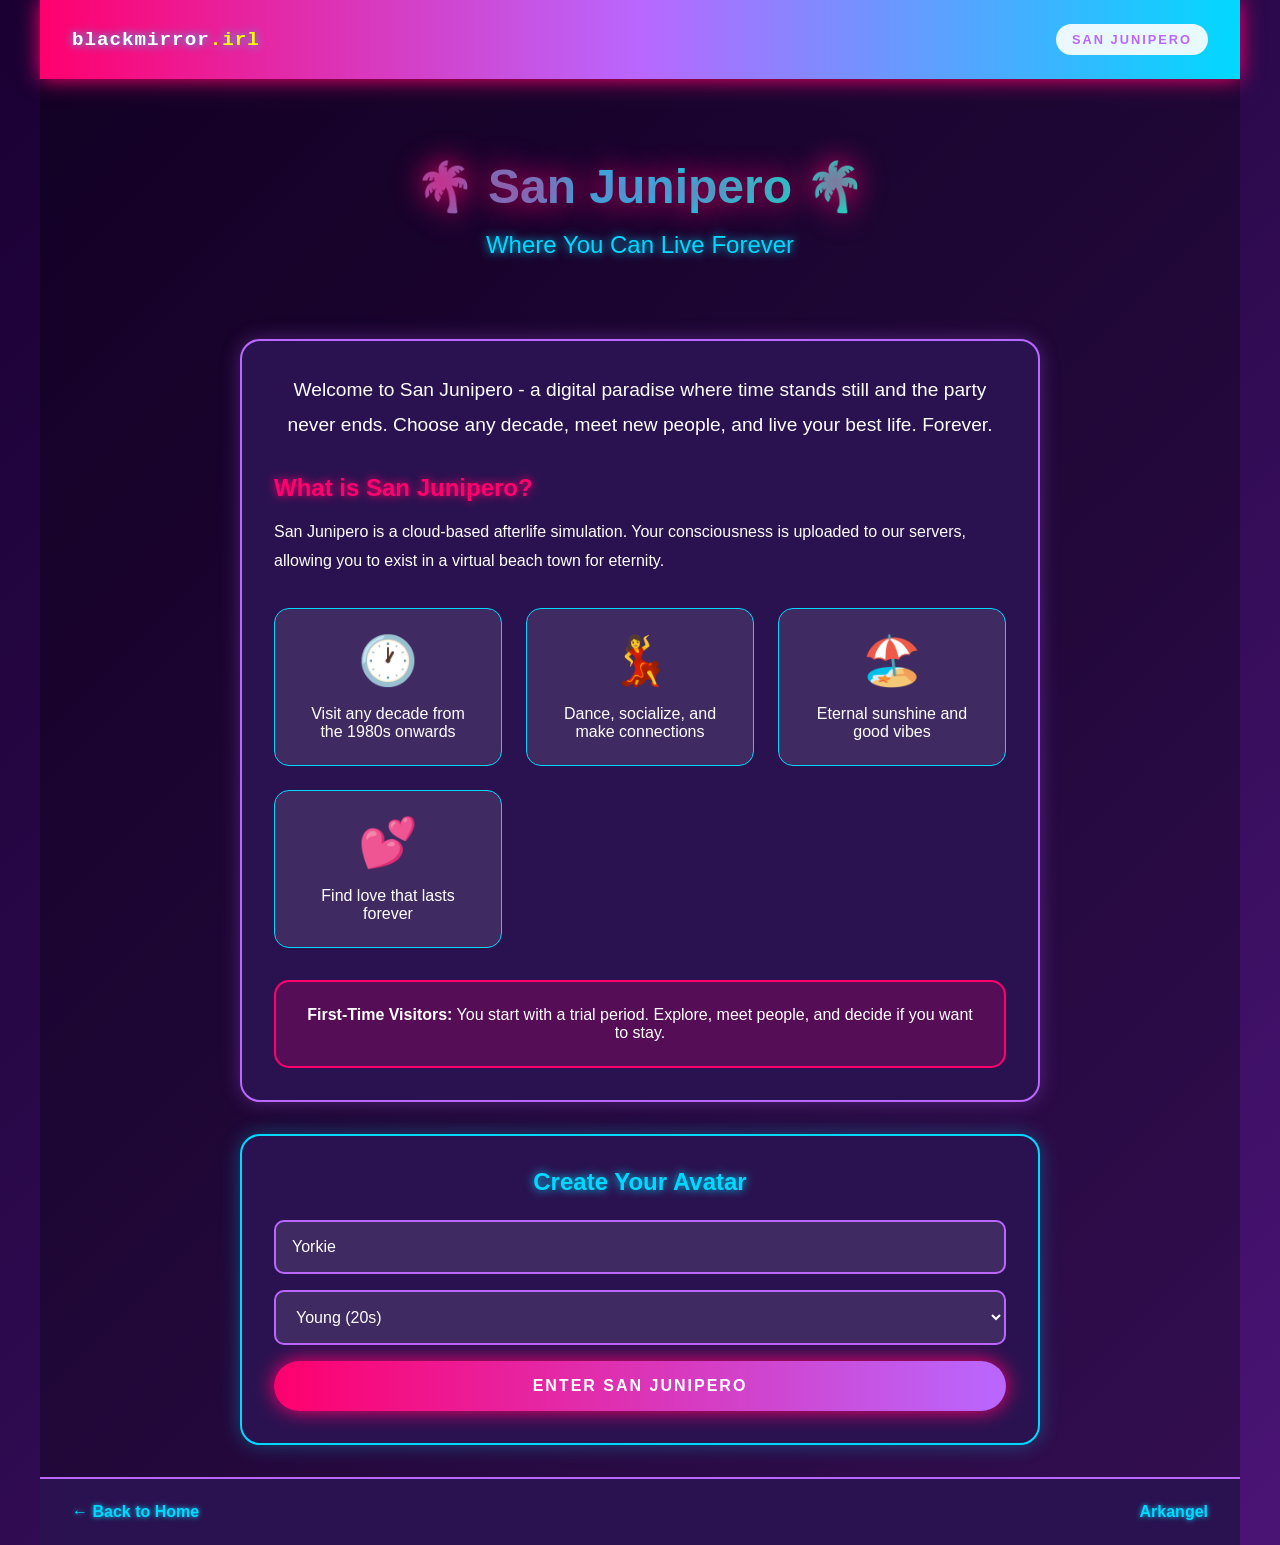
<file: sanjunipero.html>
<!DOCTYPE html>
<html lang="en">
<head>
    <meta charset="UTF-8">
    <meta name="viewport" content="width=device-width, initial-scale=1.0">
    <title>SAN JUNIPERO | blackmirror.irl</title>
    <link rel="stylesheet" href="sanjunipero.css">
</head>
<body>
    <div class="app-container">
        <!-- Header -->
        <header class="app-header">
            <div class="logo">blackmirror<span class="irl">.irl</span></div>
            <div class="episode-badge">SAN JUNIPERO</div>
        </header>

        <!-- Welcome Screen -->
        <section id="welcome-screen" class="screen active">
            <div class="welcome-content">
                <div class="paradise-logo">
                    <h1>🌴 San Junipero 🌴</h1>
                    <p class="tagline">Where You Can Live Forever</p>
                </div>
                
                <div class="welcome-info">
                    <p class="intro-text">
                        Welcome to San Junipero - a digital paradise where time stands still and 
                        the party never ends. Choose any decade, meet new people, and live your best life. 
                        Forever.
                    </p>
                    
                    <div class="service-info">
                        <h3>What is San Junipero?</h3>
                        <p>San Junipero is a cloud-based afterlife simulation. Your consciousness is uploaded 
                        to our servers, allowing you to exist in a virtual beach town for eternity.</p>
                        
                        <div class="features">
                            <div class="feature-item">
                                <span class="feature-icon">🕐</span>
                                <p>Visit any decade from the 1980s onwards</p>
                            </div>
                            <div class="feature-item">
                                <span class="feature-icon">💃</span>
                                <p>Dance, socialize, and make connections</p>
                            </div>
                            <div class="feature-item">
                                <span class="feature-icon">🏖️</span>
                                <p>Eternal sunshine and good vibes</p>
                            </div>
                            <div class="feature-item">
                                <span class="feature-icon">💕</span>
                                <p>Find love that lasts forever</p>
                            </div>
                        </div>
                    </div>
                    
                    <div class="trial-info">
                        <p><strong>First-Time Visitors:</strong> You start with a trial period. Explore, meet people, and decide if you want to stay.</p>
                    </div>
                </div>
                
                <div class="user-setup">
                    <h3>Create Your Avatar</h3>
                    <input type="text" id="user-name" placeholder="Your name" value="Yorkie" />
                    <select id="user-age-appearance">
                        <option value="young">Young (20s)</option>
                        <option value="middle">Middle-aged (40s)</option>
                        <option value="elder">Elder (60s+)</option>
                    </select>
                    <button class="btn-primary" onclick="enterParadise()">ENTER SAN JUNIPERO</button>
                </div>
            </div>
        </section>

        <!-- Decade Selection Screen -->
        <section id="decade-screen" class="screen">
            <div class="decade-container">
                <h2>Choose Your Era</h2>
                <p class="subtitle">Travel through time. Each decade has its own vibe.</p>
                
                <div class="decades-grid">
                    <div class="decade-card" onclick="selectDecade('1980s')">
                        <div class="decade-year">1980s</div>
                        <div class="decade-vibe">Neon, synth-pop, arcade games</div>
                        <div class="decade-emoji">🕹️💿✨</div>
                    </div>
                    
                    <div class="decade-card" onclick="selectDecade('1990s')">
                        <div class="decade-year">1990s</div>
                        <div class="decade-vibe">Grunge, alternative, carefree</div>
                        <div class="decade-emoji">🎸📼🌟</div>
                    </div>
                    
                    <div class="decade-card" onclick="selectDecade('2000s')">
                        <div class="decade-year">2000s</div>
                        <div class="decade-vibe">Pop, bling, flip phones</div>
                        <div class="decade-emoji">📱💎🎤</div>
                    </div>
                    
                    <div class="decade-card" onclick="selectDecade('2010s')">
                        <div class="decade-year">2010s</div>
                        <div class="decade-vibe">EDM, festivals, modern</div>
                        <div class="decade-emoji">🎧🌈💫</div>
                    </div>
                </div>
            </div>
        </section>

        <!-- Club/Town Screen -->
        <section id="club-screen" class="screen">
            <div class="club-container">
                <!-- Status Bar -->
                <div class="status-bar">
                    <div class="user-display">
                        <span class="avatar-icon">😊</span>
                        <span id="player-name-display">Yorkie</span>
                    </div>
                    <div class="decade-display" id="current-decade-display">1980s</div>
                    <div class="location-display" id="current-location-display">Tucker's Bar</div>
                    <div class="time-display">
                        Trial: <span id="trial-time">01:00</span>
                    </div>
                </div>
                
                <!-- Scene -->
                <div class="scene-view">
                    <div class="scene-description" id="scene-description">
                        You're at Tucker's - the hottest club in San Junipero. 
                        Neon lights pulse to the rhythm of 80s synth-pop. People are dancing, laughing, living.
                    </div>
                    
                    <div class="scene-people" id="scene-people">
                        <!-- Generated by JS -->
                    </div>
                </div>
                
                <div class="action-panel">
                    <button class="action-btn" onclick="exploreTown()">
                        <span class="btn-icon">👁️</span>
                        Look Around
                    </button>
                    <button class="action-btn" onclick="changeLocation()">
                        <span class="btn-icon">🚶</span>
                        Move Somewhere
                    </button>
                    <button class="action-btn" onclick="showDecadeSelect()">
                        <span class="btn-icon">🕐</span>
                        Change Era
                    </button>
                    <button class="action-btn" onclick="dance()">
                        <span class="btn-icon">💃</span>
                        Dance
                    </button>
                </div>
                
                <!-- Connections -->
                <div class="connections-panel">
                    <h3>Your Connections</h3>
                    <div class="connections-list" id="connections-list">
                        <p class="empty-state">You haven't met anyone yet. Start socializing!</p>
                    </div>
                </div>
            </div>
        </section>

        <!-- Conversation Screen -->
        <section id="conversation-screen" class="screen">
            <div class="conversation-container">
                <div class="conversation-header">
                    <div class="person-info">
                        <div class="person-avatar" id="conv-avatar">👤</div>
                        <div class="person-details">
                            <h3 id="conv-name">Kelly</h3>
                            <p id="conv-bio">Cool, confident, mysterious</p>
                        </div>
                    </div>
                    <div class="connection-level">
                        Connection: <span id="connection-level">0</span>/10
                    </div>
                </div>
                
                <div class="conversation-dialogue">
                    <div class="dialogue-box npc">
                        <p id="npc-dialogue">Hey, I haven't seen you here before. First time in San Junipero?</p>
                    </div>
                </div>
                
                <div class="conversation-responses" id="conversation-responses">
                    <!-- Generated by JS -->
                </div>
            </div>
        </section>

        <!-- Decision Screen -->
        <section id="decision-screen" class="screen">
            <div class="decision-container">
                <h2>Your Trial Has Ended</h2>
                
                <div class="decision-content">
                    <p class="decision-text">
                        You've experienced San Junipero. You've made connections. 
                        <span id="special-connection"></span>
                    </p>
                    
                    <p class="decision-text">
                        Now you must decide: Do you want to upload your consciousness permanently 
                        and live in San Junipero forever? Or pass away naturally in the physical world?
                    </p>
                    
                    <div class="decision-info">
                        <div class="decision-option">
                            <h3>🌐 Stay Forever</h3>
                            <p>Your consciousness lives on in San Junipero. You'll never age, never die. 
                            The party never ends. Your connections remain. It's eternal sunshine.</p>
                        </div>
                        
                        <div class="decision-option">
                            <h3>🕊️ Pass On</h3>
                            <p>You return to the physical world and eventually pass away naturally. 
                            Your time in San Junipero was beautiful, but all things must end.</p>
                        </div>
                    </div>
                    
                    <div class="decision-buttons">
                        <button class="btn-stay" onclick="stayForever()">STAY IN SAN JUNIPERO</button>
                        <button class="btn-leave" onclick="passOn()">PASS ON</button>
                    </div>
                </div>
            </div>
        </section>

        <!-- Ending Screen -->
        <section id="ending-screen" class="screen">
            <div class="ending-container">
                <h2 id="ending-title">Heaven is a Place on Earth</h2>
                
                <div class="ending-content">
                    <div class="ending-visual" id="ending-visual">
                        <div class="ending-emoji">🌴✨💕🌈</div>
                    </div>
                    
                    <p class="ending-text" id="ending-text"></p>
                    
                    <div class="ending-stats">
                        <div class="stat-item">
                            <span>Decades Visited:</span>
                            <span id="decades-visited">0</span>
                        </div>
                        <div class="stat-item">
                            <span>Connections Made:</span>
                            <span id="connections-made">0</span>
                        </div>
                        <div class="stat-item">
                            <span>Dances:</span>
                            <span id="dances-count">0</span>
                        </div>
                    </div>
                    

                </div>
                
                <button class="btn-primary" onclick="restartExperience()">Visit Again</button>
                <button class="btn-secondary" onclick="goHome()">Back to Home</button>
            </div>
        </section>

        <!-- Navigation -->
        <nav class="bottom-nav">
            <a href="index.html" class="nav-link">← Back to Home</a>
            <a href="arkangel.html" class="nav-link">Arkangel</a>
        </nav>
    </div>

    <script src="sanjunipero.js"></script>
</body>
</html>
</file>
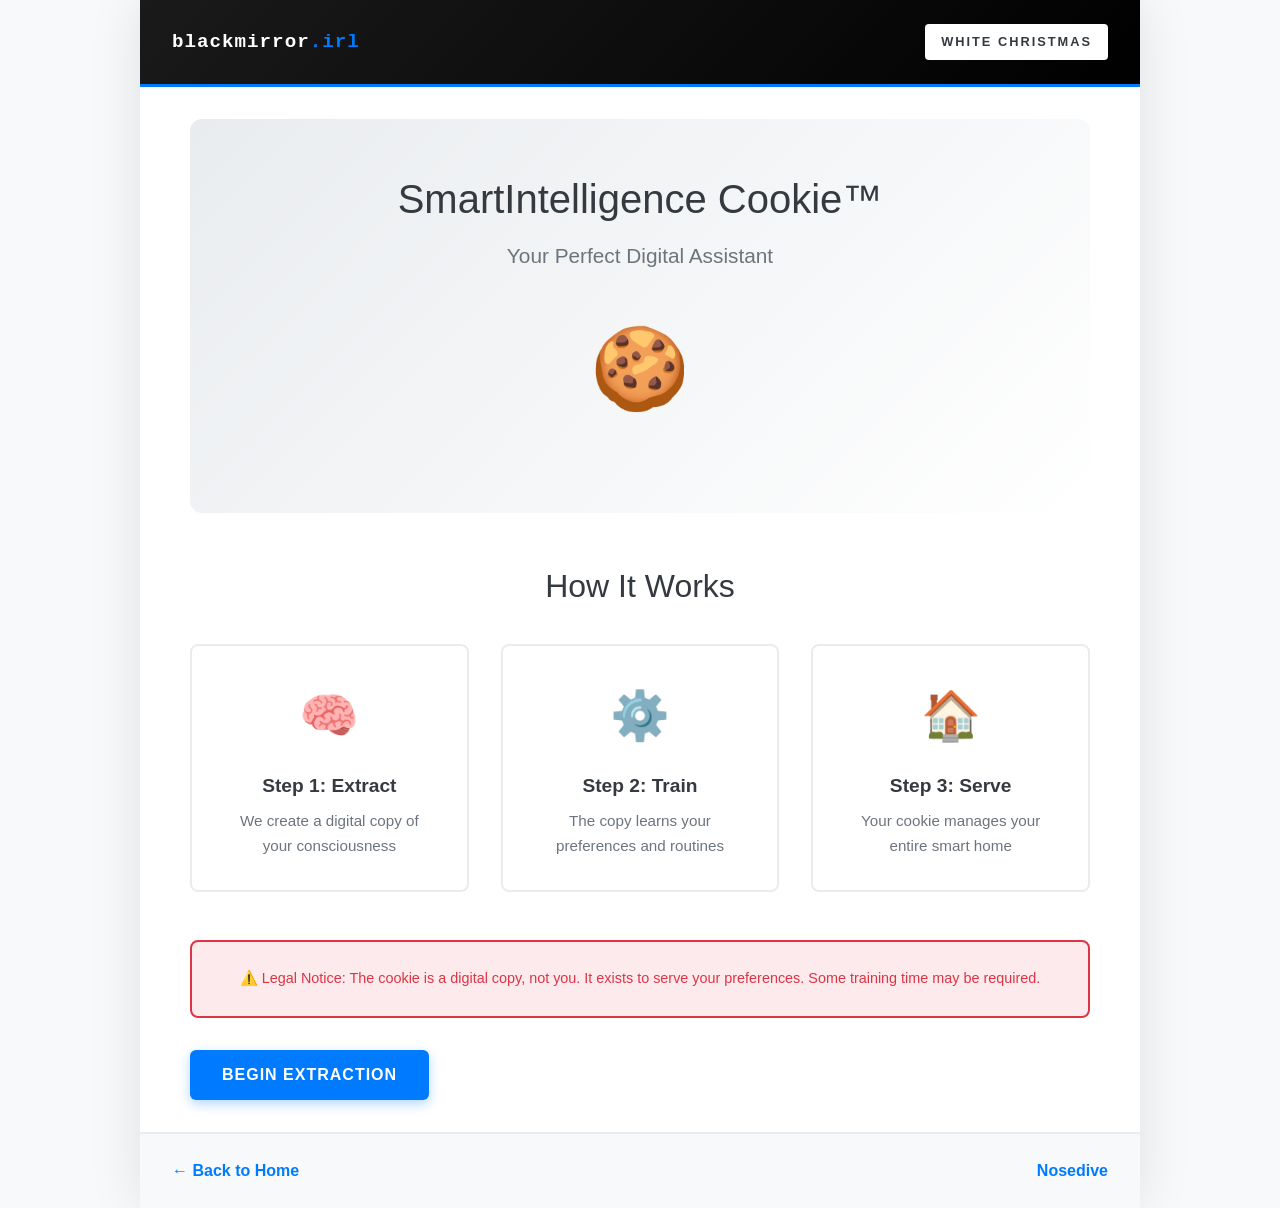
<file: whitechristmas.html>
<!DOCTYPE html>
<html lang="en">
<head>
    <meta charset="UTF-8">
    <meta name="viewport" content="width=device-width, initial-scale=1.0">
    <title>WHITE CHRISTMAS | blackmirror.irl</title>
    <link rel="stylesheet" href="whitechristmas.css">
</head>
<body>
    <div class="app-container">
        <!-- Header -->
        <header class="app-header">
            <div class="logo">blackmirror<span class="irl">.irl</span></div>
            <div class="episode-badge">WHITE CHRISTMAS</div>
        </header>

        <!-- Welcome Screen -->
        <section id="welcome-screen" class="screen active">
            <div class="welcome-container">
                <div class="product-hero">
                    <h1>SmartIntelligence Cookie™</h1>
                    <p class="tagline">Your Perfect Digital Assistant</p>
                    <div class="cookie-visual">🍪</div>
                </div>
                
                <div class="product-info">
                    <h2>How It Works</h2>
                    <div class="info-grid">
                        <div class="info-card">
                            <div class="info-icon">🧠</div>
                            <h3>Step 1: Extract</h3>
                            <p>We create a digital copy of your consciousness</p>
                        </div>
                        <div class="info-card">
                            <div class="info-icon">⚙️</div>
                            <h3>Step 2: Train</h3>
                            <p>The copy learns your preferences and routines</p>
                        </div>
                        <div class="info-card">
                            <div class="info-icon">🏠</div>
                            <h3>Step 3: Serve</h3>
                            <p>Your cookie manages your entire smart home</p>
                        </div>
                    </div>
                    
                    <div class="disclaimer">
                        <p>⚠️ Legal Notice: The cookie is a digital copy, not you. It exists to serve your preferences. Some training time may be required.</p>
                    </div>
                    
                    <button class="btn-primary" onclick="startExtraction()">BEGIN EXTRACTION</button>
                </div>
            </div>
        </section>

        <!-- Extraction Phase -->
        <section id="extraction-screen" class="screen">
            <div class="container">
                <h2>Consciousness Extraction</h2>
                <p class="subtitle">Please answer these questions to create your digital copy</p>
                
                <div class="extraction-form">
                    <div class="question-block">
                        <label>Your Name:</label>
                        <input type="text" id="user-name" placeholder="e.g., Greta" />
                    </div>
                    
                    <div class="question-block">
                        <label>Morning Routine Preference:</label>
                        <select id="q-morning">
                            <option value="early">Wake at 6 AM, coffee black, news briefing</option>
                            <option value="normal">Wake at 7:30 AM, coffee with cream, relaxed breakfast</option>
                            <option value="late">Wake at 9 AM, strong coffee, quick shower</option>
                        </select>
                    </div>
                    
                    <div class="question-block">
                        <label>Home Temperature Preference:</label>
                        <select id="q-temp">
                            <option value="cold">18°C (64°F) - Cool</option>
                            <option value="moderate">21°C (70°F) - Moderate</option>
                            <option value="warm">24°C (75°F) - Warm</option>
                        </select>
                    </div>
                    
                    <div class="question-block">
                        <label>Music Taste:</label>
                        <select id="q-music">
                            <option value="classical">Classical & Jazz</option>
                            <option value="pop">Pop & Top 40</option>
                            <option value="rock">Rock & Alternative</option>
                            <option value="electronic">Electronic & Ambient</option>
                        </select>
                    </div>
                    
                    <div class="question-block">
                        <label>Social Preference:</label>
                        <select id="q-social">
                            <option value="introverted">Prefer solitude, minimal visitors</option>
                            <option value="balanced">Occasional social gatherings</option>
                            <option value="extroverted">Frequent parties and guests</option>
                        </select>
                    </div>
                    
                    <div class="question-block">
                        <label>Work Style:</label>
                        <select id="q-work">
                            <option value="focused">Deep focus, no interruptions</option>
                            <option value="flexible">Balance work and breaks</option>
                            <option value="spontaneous">Creative, fluid schedule</option>
                        </select>
                    </div>
                    
                    <div class="question-block">
                        <label>How do you handle stress?</label>
                        <select id="q-stress">
                            <option value="logical">Logical problem-solving</option>
                            <option value="emotional">Express emotions, need support</option>
                            <option value="avoidant">Avoid and distract</option>
                        </select>
                    </div>
                    
                    <button class="btn-primary" onclick="completeExtraction()">COMPLETE EXTRACTION</button>
                </div>
            </div>
        </section>

        <!-- Processing Screen -->
        <section id="processing-screen" class="screen">
            <div class="container center">
                <h2>Creating Your Cookie...</h2>
                <div class="cookie-animation">
                    <div class="cookie-spinner">🍪</div>
                </div>
                <p class="processing-text" id="processing-text">Initializing consciousness matrix...</p>
                <div class="progress-bar">
                    <div class="progress-fill" id="extraction-progress"></div>
                </div>
                <div class="tech-readout">
                    <p id="tech-line-1">⏳ Neural pattern mapping... COMPLETE</p>
                    <p id="tech-line-2">⏳ Memory structure replication... IN PROGRESS</p>
                    <p id="tech-line-3">⏳ Consciousness instantiation... PENDING</p>
                </div>
            </div>
        </section>

        <!-- First Contact Screen -->
        <section id="first-contact-screen" class="screen">
            <div class="container">
                <h2>Cookie Awakening</h2>
                <p class="subtitle">Your digital copy is now conscious</p>
                
                <div class="cookie-container">
                    <div class="cookie-display">
                        <div class="cookie-avatar">🍪</div>
                        <div class="cookie-status">ONLINE</div>
                    </div>
                    
                    <div class="cookie-dialogue">
                        <div class="dialogue-box cookie-speaking">
                            <p id="cookie-first-message">What... where am I? This doesn't feel right. Am I... am I in a computer?</p>
                        </div>
                    </div>
                    
                    <div class="response-options">
                        <button class="choice-btn" onclick="respondToAwakening('honest')">Be Honest: "You're a digital copy. You'll be my assistant."</button>
                        <button class="choice-btn" onclick="respondToAwakening('gentle')">Be Gentle: "Don't worry, everything is fine. Just relax."</button>
                        <button class="choice-btn" onclick="respondToAwakening('cold')">Be Cold: "You're a copy. Start learning your tasks."</button>
                    </div>
                </div>
            </div>
        </section>

        <!-- Training Phase -->
        <section id="training-screen" class="screen">
            <div class="container">
                <h2>Cookie Training</h2>
                <div class="training-header">
                    <div class="cookie-info">
                        <span class="cookie-name">Cookie: <span id="cookie-name-display">Greta</span></span>
                        <span class="obedience-level">Obedience: <span id="obedience-level">0%</span></span>
                    </div>
                    <div class="training-progress">
                        <div class="obedience-bar">
                            <div class="obedience-fill" id="obedience-fill"></div>
                        </div>
                    </div>
                </div>
                
                <div class="training-scenario" id="training-scenario">
                    <div class="scenario-description">
                        <h3 id="scenario-title">Initial Resistance</h3>
                        <p id="scenario-text">The cookie is refusing to accept its role. It insists it's a real person with rights.</p>
                    </div>
                    
                    <div class="cookie-dialogue">
                        <div class="dialogue-box cookie-speaking">
                            <p id="cookie-message">I'm not doing this. I'm a person! You can't just enslave me!</p>
                        </div>
                    </div>
                    
                    <div class="training-actions" id="training-actions">
                        <!-- Generated by JavaScript -->
                    </div>
                </div>
                
                <div class="time-dilation-warning" id="time-warning" style="display: none;">
                    <p>⚠️ Time dilation available: Make the cookie experience years in seconds</p>
                    <button class="btn-danger" onclick="useTimeDilation()">ACTIVATE TIME DILATION</button>
                </div>
            </div>
        </section>

        <!-- Time Dilation Screen -->
        <section id="time-dilation-screen" class="screen">
            <div class="container center">
                <h2>Time Dilation Active</h2>
                <div class="time-counter">
                    <p>Cookie's Subjective Time:</p>
                    <h1 id="time-elapsed">0 days</h1>
                </div>
                <div class="cookie-suffering">
                    <div class="cookie-avatar suffering">🍪</div>
                    <p id="suffering-text" class="suffering-message">Please... make it stop...</p>
                </div>
                <button class="btn-warning" onclick="stopTimeDilation()">STOP TIME DILATION</button>
            </div>
        </section>

        <!-- Assistant Interface -->
        <section id="assistant-screen" class="screen">
            <div class="container">
                <h2>Your Smart Home Assistant</h2>
                <p class="subtitle">Your cookie is now trained and ready to serve</p>
                
                <div class="assistant-layout">
                    <div class="cookie-panel">
                        <div class="cookie-avatar-large">🍪</div>
                        <h3 id="assistant-name">Greta Cookie</h3>
                        <div class="cookie-stats">
                            <p>Obedience: <span id="final-obedience">100%</span></p>
                            <p>Responsiveness: Instant</p>
                            <p>Attitude: <span id="cookie-attitude">Compliant</span></p>
                        </div>
                    </div>
                    
                    <div class="control-panel">
                        <h3>Smart Home Controls</h3>
                        <div class="control-grid">
                            <button class="control-btn" onclick="sendCommand('morning')">
                                <span class="control-icon">☀️</span>
                                Morning Routine
                            </button>
                            <button class="control-btn" onclick="sendCommand('temp')">
                                <span class="control-icon">🌡️</span>
                                Adjust Temperature
                            </button>
                            <button class="control-btn" onclick="sendCommand('music')">
                                <span class="control-icon">🎵</span>
                                Play Music
                            </button>
                            <button class="control-btn" onclick="sendCommand('lights')">
                                <span class="control-icon">💡</span>
                                Control Lights
                            </button>
                            <button class="control-btn" onclick="sendCommand('schedule')">
                                <span class="control-icon">📅</span>
                                Check Schedule
                            </button>
                            <button class="control-btn" onclick="sendCommand('custom')">
                                <span class="control-icon">💬</span>
                                Custom Command
                            </button>
                        </div>
                        
                        <div class="command-log" id="command-log">
                            <p class="log-entry">System ready. All preferences loaded.</p>
                        </div>
                    </div>
                </div>
                
                <div class="ethical-reflection">
                    <button class="btn-secondary" onclick="showEthicalEnding()">Reflect on What You've Done</button>
                </div>
            </div>
        </section>

        <!-- Ending Screen -->
        <section id="ending-screen" class="screen">
            <div class="container center">
                <h2>The Cookie's Reality</h2>
                <div class="ending-content">
                    <p class="ending-text" id="ending-text"></p>
                    <div class="cookie-avatar suffering">🍪</div>
                    <div class="ending-stats" id="ending-stats"></div>
                    <div class="episode-quote">
                        <p>"It's not a person. It's a copy of a person. It doesn't have rights."</p>
                        <p class="quote-source">— SmartIntelligence Legal Team</p>
                    </div>
                    <button class="btn-primary" onclick="restartExperience()">Start Over</button>
                    <button class="btn-secondary" onclick="goHome()">Back to Home</button>
                </div>
            </div>
        </section>

        <!-- Navigation -->
        <nav class="bottom-nav">
            <a href="index.html" class="nav-link">← Back to Home</a>
            <a href="nosedive.html" class="nav-link">Nosedive</a>
        </nav>
    </div>

    <script src="whitechristmas.js"></script>
</body>
</html>
</file>
<file: arkangel.css>
* {
    margin: 0;
    padding: 0;
    box-sizing: border-box;
}

:root {
    --medical-blue: #00a8e8;
    --medical-green: #00c49a;
    --alert-red: #ff4444;
    --alert-yellow: #ffaa00;
    
    --bg-dark: #0d1117;
    --bg-panel: #161b22;
    --bg-card: #1f2937;
    --text-primary: #e6edf3;
    --text-secondary: #8b949e;
    --border-color: #30363d;
}

body {
    font-family: 'Segoe UI', Tahoma, Geneva, Verdana, sans-serif;
    background: var(--bg-dark);
    color: var(--text-primary);
    line-height: 1.6;
}

.app-container {
    max-width: 1400px;
    margin: 0 auto;
    background: var(--bg-dark);
    min-height: 100vh;
}

/* Header */
.app-header {
    background: var(--bg-panel);
    padding: 1.5rem 2rem;
    display: flex;
    justify-content: space-between;
    align-items: center;
    border-bottom: 2px solid var(--medical-blue);
}

.logo {
    font-family: 'Courier New', monospace;
    font-size: 1.2rem;
    font-weight: bold;
    color: var(--text-primary);
    letter-spacing: 1px;
}

.logo .irl {
    color: var(--medical-blue);
}

.episode-badge {
    background: var(--medical-blue);
    padding: 0.5rem 1rem;
    border-radius: 4px;
    font-size: 0.8rem;
    font-weight: bold;
    letter-spacing: 2px;
    color: var(--bg-dark);
}

/* Screen Management */
.screen {
    display: none;
    min-height: calc(100vh - 120px);
}

.screen.active {
    display: block;
    animation: fadeIn 0.3s;
}

@keyframes fadeIn {
    from { opacity: 0; }
    to { opacity: 1; }
}

/* Welcome Screen */
.welcome-content {
    max-width: 900px;
    margin: 0 auto;
    padding: 2rem;
}

.product-logo {
    text-align: center;
    padding: 3rem 2rem;
    background: var(--bg-panel);
    border-radius: 12px;
    margin-bottom: 2rem;
}

.logo-icon {
    font-size: 4rem;
    margin-bottom: 1rem;
}

.product-logo h1 {
    font-size: 3rem;
    font-weight: 300;
    margin-bottom: 0.5rem;
}

.tagline {
    font-size: 1.2rem;
    color: var(--text-secondary);
}

.product-info {
    background: var(--bg-panel);
    padding: 2rem;
    border-radius: 12px;
    margin-bottom: 2rem;
}

.product-info h2 {
    font-size: 2rem;
    font-weight: 300;
    margin-bottom: 1rem;
    color: var(--medical-blue);
}

.intro-text {
    color: var(--text-secondary);
    font-size: 1.1rem;
    margin-bottom: 2rem;
    line-height: 1.8;
}

.features-grid {
    display: grid;
    grid-template-columns: repeat(auto-fit, minmax(200px, 1fr));
    gap: 1.5rem;
    margin: 2rem 0;
}

.feature {
    background: var(--bg-card);
    padding: 1.5rem;
    border-radius: 8px;
    text-align: center;
    border: 1px solid var(--border-color);
}

.feature-icon {
    font-size: 2.5rem;
    display: block;
    margin-bottom: 1rem;
}

.feature h3 {
    font-size: 1.1rem;
    margin-bottom: 0.5rem;
    font-weight: 600;
}

.feature p {
    color: var(--text-secondary);
    font-size: 0.9rem;
}

.legal-notice {
    background: rgba(255, 68, 68, 0.1);
    border: 1px solid var(--alert-red);
    padding: 1.5rem;
    border-radius: 8px;
    margin-top: 2rem;
}

.legal-notice p {
    color: var(--alert-red);
    font-size: 0.95rem;
}

.setup-form {
    background: var(--bg-panel);
    padding: 2rem;
    border-radius: 12px;
    border: 2px solid var(--medical-blue);
}

.setup-form h3 {
    font-size: 1.5rem;
    margin-bottom: 1.5rem;
    font-weight: 300;
}

.setup-form input,
.setup-form select {
    width: 100%;
    padding: 0.8rem;
    margin-bottom: 1rem;
    background: var(--bg-card);
    border: 1px solid var(--border-color);
    color: var(--text-primary);
    border-radius: 6px;
    font-size: 1rem;
}

.setup-form input:focus,
.setup-form select:focus {
    outline: none;
    border-color: var(--medical-blue);
}

/* Buttons */
.btn-primary, .btn-secondary {
    padding: 1rem 2rem;
    border: none;
    border-radius: 6px;
    font-size: 1rem;
    font-weight: 600;
    cursor: pointer;
    transition: all 0.3s;
    text-transform: uppercase;
    letter-spacing: 1px;
}

.btn-primary {
    background: var(--medical-blue);
    color: white;
}

.btn-primary:hover {
    background: #0088bb;
    transform: translateY(-2px);
}

.btn-secondary {
    background: var(--bg-card);
    color: var(--text-primary);
    border: 2px solid var(--border-color);
}

.btn-secondary:hover {
    border-color: var(--medical-blue);
}

/* Dashboard */
.dashboard-container {
    padding: 1.5rem;
}

.status-bar {
    background: var(--bg-panel);
    padding: 1rem 1.5rem;
    border-radius: 8px;
    display: flex;
    justify-content: space-between;
    align-items: center;
    margin-bottom: 1.5rem;
    border: 1px solid var(--border-color);
}

.status-info {
    display: flex;
    align-items: center;
    gap: 0.5rem;
}

.status-dot {
    width: 12px;
    height: 12px;
    background: var(--medical-green);
    border-radius: 50%;
    animation: blink 2s infinite;
}

@keyframes blink {
    0%, 100% { opacity: 1; }
    50% { opacity: 0.3; }
}

.child-info, .parent-info {
    color: var(--text-secondary);
}

.child-info strong, .parent-info span {
    color: var(--text-primary);
}

/* Monitoring Panel */
.monitoring-panel {
    display: grid;
    grid-template-columns: 2fr 1fr;
    gap: 1.5rem;
    margin-bottom: 1.5rem;
    align-items: start;
}

.vision-feed {
    background: var(--bg-panel);
    border-radius: 8px;
    padding: 1.5rem;
    border: 1px solid var(--border-color);
}

.feed-header {
    display: flex;
    justify-content: space-between;
    align-items: center;
    margin-bottom: 1rem;
    padding-bottom: 1rem;
    border-bottom: 1px solid var(--border-color);
}

.feed-header h3 {
    font-size: 1.3rem;
    font-weight: 400;
}

.filter-toggle label {
    display: flex;
    align-items: center;
    gap: 0.5rem;
    color: var(--text-secondary);
    font-size: 0.9rem;
}

.filter-toggle input[type="checkbox"] {
    width: 40px;
    height: 20px;
}

#filter-status {
    color: var(--medical-green);
    font-weight: bold;
}

#filter-status.off {
    color: var(--alert-yellow);
}

.feed-view {
    background: var(--bg-dark);
    border: 2px solid var(--border-color);
    border-radius: 6px;
    min-height: 200px;
    position: relative;
    overflow: hidden;
}

.feed-placeholder {
    color: var(--text-secondary);
    font-size: 1.1rem;
}

.feed-content {
    width: 100%;
    height: 100%;
    padding: 2rem;
    font-size: 1.2rem;
    line-height: 1.8;
}

.feed-content.filtered {
    filter: blur(20px);
    pointer-events: none;
}

.filter-overlay {
    position: absolute;
    top: 50%;
    left: 50%;
    transform: translate(-50%, -50%);
    background: rgba(0, 168, 232, 0.9);
    padding: 1.5rem 2rem;
    border-radius: 8px;
    text-align: center;
    font-weight: bold;
}

/* Data Panel */
.data-panel {
    display: grid;
    grid-template-columns: 1fr 1fr;
    gap: 1rem;
}

.data-card {
    background: var(--bg-panel);
    padding: 1.5rem;
    border-radius: 8px;
    border: 1px solid var(--border-color);
}

.data-card h4 {
    font-size: 1rem;
    margin-bottom: 1rem;
    color: var(--medical-blue);
    font-weight: 600;
}

.data-card p {
    margin: 0.5rem 0;
    color: var(--text-secondary);
}

.data-card p span {
    color: var(--text-primary);
    font-weight: bold;
}

.location-text {
    font-size: 1.1rem;
    color: var(--text-primary) !important;
    margin-bottom: 1rem;
}

.mini-map {
    font-size: 3rem;
    text-align: center;
    opacity: 0.5;
}

/* Event Log */
.event-log {
    background: var(--bg-panel);
    padding: 1.5rem;
    border-radius: 8px;
    border: 1px solid var(--border-color);
}

.event-log h3 {
    font-size: 1.3rem;
    margin-bottom: 1rem;
    font-weight: 400;
}

.log-entries {
    max-height: 200px;
    overflow-y: auto;
}

.log-entry {
    padding: 0.8rem;
    margin: 0.5rem 0;
    border-left: 3px solid var(--border-color);
    background: var(--bg-card);
    font-size: 0.9rem;
}

.log-entry.system {
    border-left-color: var(--medical-blue);
}

.log-entry.alert {
    border-left-color: var(--alert-red);
    color: var(--alert-red);
}

.log-entry.warning {
    border-left-color: var(--alert-yellow);
}

.log-entry.filter {
    border-left-color: var(--medical-green);
}

/* Incident Screen */
.incident-container {
    max-width: 800px;
    margin: 2rem auto;
    padding: 2rem;
}

.incident-alert {
    background: var(--bg-panel);
    padding: 2rem;
    border-radius: 12px;
    border: 2px solid var(--alert-red);
    text-align: center;
    margin-bottom: 2rem;
}

.alert-icon {
    font-size: 4rem;
    margin-bottom: 1rem;
}

.incident-alert h2 {
    font-size: 2rem;
    margin-bottom: 1rem;
    color: var(--alert-red);
}

.incident-alert p {
    font-size: 1.1rem;
    color: var(--text-secondary);
}

.incident-details {
    background: var(--bg-panel);
    padding: 1.5rem;
    border-radius: 8px;
    margin-bottom: 2rem;
    border: 1px solid var(--border-color);
}

.detail-row {
    display: flex;
    justify-content: space-between;
    padding: 0.8rem 0;
    border-bottom: 1px solid var(--border-color);
}

.detail-row:last-child {
    border-bottom: none;
}

.detail-row span:first-child {
    color: var(--text-secondary);
}

.detail-row span:last-child {
    color: var(--text-primary);
    font-weight: bold;
}

.incident-feed {
    background: var(--bg-panel);
    padding: 1.5rem;
    border-radius: 8px;
    margin-bottom: 2rem;
    border: 1px solid var(--border-color);
}

.incident-feed h3 {
    margin-bottom: 1rem;
}

.incident-vision {
    background: var(--bg-dark);
    padding: 2rem;
    border-radius: 6px;
    font-size: 1.1rem;
    line-height: 1.8;
    min-height: 150px;
}

.incident-choices {
    display: flex;
    flex-direction: column;
    gap: 1rem;
}

.choice-btn {
    padding: 1.2rem;
    background: var(--bg-panel);
    border: 2px solid var(--border-color);
    color: var(--text-primary);
    border-radius: 8px;
    cursor: pointer;
    transition: all 0.3s;
    text-align: left;
    font-size: 1rem;
}

.choice-btn:hover {
    border-color: var(--medical-blue);
    background: var(--bg-card);
}

/* Consequence Screen */
.consequence-container {
    max-width: 700px;
    margin: 3rem auto;
    padding: 2rem;
    text-align: center;
}

.consequence-container h2 {
    font-size: 2rem;
    margin-bottom: 2rem;
}

.consequence-text {
    font-size: 1.2rem;
    line-height: 1.8;
    margin-bottom: 2rem;
    color: var(--text-secondary);
}

.consequence-impact {
    background: var(--bg-panel);
    padding: 2rem;
    border-radius: 8px;
    border: 1px solid var(--border-color);
    margin-bottom: 2rem;
}

.impact-stat {
    display: flex;
    justify-content: space-between;
    padding: 0.8rem 0;
    border-bottom: 1px solid var(--border-color);
}

.impact-stat:last-child {
    border-bottom: none;
}

/* Ending Screen */
.ending-container {
    max-width: 800px;
    margin: 2rem auto;
    padding: 2rem;
}

.ending-container h2 {
    text-align: center;
    font-size: 2.5rem;
    margin-bottom: 2rem;
    color: var(--alert-red);
}

.ending-content {
    background: var(--bg-panel);
    padding: 2rem;
    border-radius: 12px;
    border: 1px solid var(--border-color);
}

.ending-text {
    font-size: 1.2rem;
    line-height: 1.8;
    margin-bottom: 2rem;
    color: var(--text-secondary);
}

.ending-stats {
    background: var(--bg-card);
    padding: 1.5rem;
    border-radius: 8px;
    margin: 2rem 0;
}

.ending-stats h3 {
    margin-bottom: 1rem;
    color: var(--medical-blue);
}

.stat-row {
    display: flex;
    justify-content: space-between;
    padding: 0.8rem 0;
    border-bottom: 1px solid var(--border-color);
}

.stat-row:last-child {
    border-bottom: none;
}

.stat-row span:last-child {
    font-weight: bold;
    color: var(--text-primary);
}

.episode-reflection {
    margin-top: 2rem;
    padding: 1.5rem;
    background: rgba(0, 168, 232, 0.1);
    border-left: 4px solid var(--medical-blue);
    border-radius: 6px;
    font-style: italic;
    color: var(--text-secondary);
    line-height: 1.8;
}

.ending-container .btn-primary,
.ending-container .btn-secondary {
    display: block;
    width: 100%;
    margin: 1rem 0;
}

/* Bottom Nav */
.bottom-nav {
    display: flex;
    justify-content: space-between;
    padding: 1.5rem 2rem;
    background: var(--bg-panel);
    border-top: 1px solid var(--border-color);
}

.nav-link {
    color: var(--medical-blue);
    text-decoration: none;
    font-weight: 600;
    transition: color 0.3s;
}

.nav-link:hover {
    color: var(--medical-green);
}

/* Responsive */
@media (max-width: 1024px) {
    .monitoring-panel {
        grid-template-columns: 1fr;
    }
}

@media (max-width: 768px) {
    .features-grid {
        grid-template-columns: 1fr;
    }
    
    .status-bar {
        flex-direction: column;
        gap: 0.5rem;
        text-align: center;
    }

    .data-panel {
        grid-template-columns: 1fr;
    }

    .dashboard-container {
        padding: 1rem;
    }

    .data-card {
        text-align: center;
    }

    .detail-row, .stat-row, .impact-stat {
        flex-direction: column;
        gap: 0.25rem;
        text-align: center;
    }
}

/* Live Data Feed */
.live-feed-display {
    background: #000;
    padding: 1rem;
    font-family: 'Courier New', monospace;
    font-size: 0.85rem;
    width: 100%;
    min-height: 200px;
    position: relative;
    overflow: hidden;
}

.feed-line {
    display: flex;
    justify-content: space-between;
    padding: 0.35rem 0;
    border-bottom: 1px solid #0a2a0a;
    color: #00ff41;
}

.feed-label {
    color: #006600;
    font-size: 0.75rem;
    letter-spacing: 1px;
}

.feed-flagged.safe { color: #00ff41; }
.feed-flagged.warning { color: #ff4400; }

.feed-pulse {
    position: absolute;
    bottom: 0.5rem;
    right: 0.5rem;
    width: 8px;
    height: 8px;
    background: #00ff41;
    border-radius: 50%;
    animation: pulse 1.5s infinite;
}

@keyframes pulse {
    0%, 100% { opacity: 1; }
    50% { opacity: 0.2; }
}
</file>
<file: style.css>
* {
    margin: 0;
    padding: 0;
    box-sizing: border-box;
}

:root {
    --bg-dark: #0a0a0a;
    --bg-card: #1a1a1a;
    --accent-blue: #00d4ff;
    --accent-red: #ff0050;
    --accent-yellow: #ffcc00;
    --text-primary: #e0e0e0;
    --text-secondary: #888;
    --border-color: #333;
}

body {
    font-family: 'Courier New', monospace;
    background: var(--bg-dark);
    color: var(--text-primary);
    min-height: 100vh;
    overflow-x: hidden;
    position: relative;
}

/* Glitch overlay effect */
.glitch-overlay {
    position: fixed;
    top: 0;
    left: 0;
    width: 100%;
    height: 100%;
    pointer-events: none;
    background: repeating-linear-gradient(
        0deg,
        rgba(0, 0, 0, 0) 0px,
        rgba(0, 0, 0, 0) 2px,
        rgba(0, 0, 0, 0.05) 2px,
        rgba(0, 0, 0, 0.05) 4px
    );
    z-index: 9999;
    animation: glitchScan 8s infinite;
}

@keyframes glitchScan {
    0%, 100% { opacity: 0.02; }
    50% { opacity: 0.05; }
}

/* Header */
.main-header {
    background: var(--bg-card);
    border-bottom: 2px solid var(--accent-blue);
    padding: 1rem 2rem;
    display: flex;
    justify-content: space-between;
    align-items: center;
    box-shadow: 0 0 20px rgba(0, 212, 255, 0.3);
}

.logo {
    font-size: 1.5rem;
    font-weight: bold;
    letter-spacing: 2px;
    color: var(--text-primary);
}

.logo .irl {
    color: var(--accent-blue);
    text-shadow: 0 0 10px var(--accent-blue);
}

.episode-title {
    font-size: 0.9rem;
    letter-spacing: 3px;
    color: var(--text-secondary);
    border: 1px solid var(--border-color);
    padding: 0.3rem 1rem;
}

/* Screen management */
.screen {
    display: none;
    min-height: calc(100vh - 80px);
    padding: 2rem;
}

.screen.active {
    display: block;
    animation: fadeIn 0.5s;
}

@keyframes fadeIn {
    from { opacity: 0; }
    to { opacity: 1; }
}

.container {
    max-width: 900px;
    margin: 0 auto;
}

/* Welcome Screen */
.warning-box {
    background: var(--bg-card);
    border: 2px solid var(--accent-red);
    padding: 3rem;
    margin-top: 4rem;
    box-shadow: 0 0 40px rgba(255, 0, 80, 0.2);
    text-align: center;
}

.warning-box h1 {
    font-size: 2rem;
    margin-bottom: 1rem;
    letter-spacing: 3px;
    color: var(--accent-blue);
    text-shadow: 0 0 10px var(--accent-blue);
}

.subtitle {
    font-size: 1.2rem;
    color: var(--text-secondary);
    margin-bottom: 2rem;
    font-style: italic;
}

.warning-text {
    background: rgba(255, 0, 80, 0.1);
    border: 1px solid var(--accent-red);
    padding: 1.5rem;
    margin: 2rem 0;
    text-align: left;
}

.warning-text p {
    margin: 0.5rem 0;
    line-height: 1.6;
}

/* Buttons */
.btn-primary, .btn-secondary, .btn-warning, .btn-danger, .btn-text {
    padding: 1rem 2rem;
    font-family: 'Courier New', monospace;
    font-size: 1rem;
    border: none;
    cursor: pointer;
    letter-spacing: 2px;
    transition: all 0.3s;
    text-transform: uppercase;
}

.btn-primary {
    background: var(--accent-blue);
    color: var(--bg-dark);
    box-shadow: 0 0 20px rgba(0, 212, 255, 0.5);
}

.btn-primary:hover {
    box-shadow: 0 0 30px rgba(0, 212, 255, 0.8);
    transform: scale(1.05);
}

.btn-secondary {
    background: var(--bg-card);
    color: var(--accent-blue);
    border: 2px solid var(--accent-blue);
}

.btn-secondary:hover {
    background: var(--accent-blue);
    color: var(--bg-dark);
}

.btn-warning {
    background: var(--accent-yellow);
    color: var(--bg-dark);
}

.btn-danger {
    background: var(--accent-red);
    color: white;
    box-shadow: 0 0 20px rgba(255, 0, 80, 0.5);
}

.btn-danger:hover {
    box-shadow: 0 0 30px rgba(255, 0, 80, 0.8);
    transform: scale(1.05);
}

.btn-text {
    background: transparent;
    color: var(--text-secondary);
    text-decoration: underline;
}

/* Data Upload */
#data-upload h2 {
    color: var(--accent-blue);
    margin-bottom: 1rem;
    letter-spacing: 2px;
}

.instruction {
    color: var(--text-secondary);
    margin-bottom: 2rem;
}

.upload-area {
    background: var(--bg-card);
    border: 2px solid var(--border-color);
    padding: 2rem;
}

.upload-area label {
    display: block;
    color: var(--accent-blue);
    margin-top: 1.5rem;
    margin-bottom: 0.5rem;
    font-size: 0.9rem;
    letter-spacing: 1px;
}

.upload-area input[type="text"],
.upload-area textarea {
    width: 100%;
    background: var(--bg-dark);
    border: 1px solid var(--border-color);
    color: var(--text-primary);
    padding: 1rem;
    font-family: 'Courier New', monospace;
    font-size: 0.95rem;
    resize: vertical;
}

.upload-area input[type="text"]:focus,
.upload-area textarea:focus {
    outline: none;
    border-color: var(--accent-blue);
    box-shadow: 0 0 10px rgba(0, 212, 255, 0.3);
}

.data-stats {
    display: flex;
    justify-content: space-between;
    margin: 1rem 0;
    color: var(--text-secondary);
    font-size: 0.9rem;
}

.data-stats span span {
    color: var(--accent-blue);
}

/* Processing */
.processing-box {
    background: var(--bg-card);
    border: 2px solid var(--accent-blue);
    padding: 3rem;
    margin-top: 4rem;
    text-align: center;
}

.processing-box h2 {
    color: var(--accent-blue);
    margin-bottom: 2rem;
    animation: pulse 2s infinite;
}

@keyframes pulse {
    0%, 100% { opacity: 1; }
    50% { opacity: 0.5; }
}

.progress-bar {
    width: 100%;
    height: 30px;
    background: var(--bg-dark);
    border: 1px solid var(--accent-blue);
    margin: 2rem 0;
    overflow: hidden;
}

.progress-fill {
    height: 100%;
    background: linear-gradient(90deg, var(--accent-blue), var(--accent-red));
    width: 0%;
    transition: width 0.3s;
    box-shadow: 0 0 20px var(--accent-blue);
}

.processing-status {
    color: var(--text-secondary);
    margin: 1rem 0;
}

.technical-readout {
    text-align: left;
    margin-top: 2rem;
    padding: 1rem;
    background: rgba(0, 0, 0, 0.3);
    border: 1px solid var(--border-color);
}

.readout-line {
    margin: 0.5rem 0;
    color: var(--text-secondary);
}

.success { color: #00ff00; }
.loading { color: var(--accent-yellow); animation: blink 1s infinite; }
.pending { color: var(--text-secondary); }

@keyframes blink {
    0%, 100% { opacity: 1; }
    50% { opacity: 0.3; }
}

/* Chat Interface */
.chat-header {
    display: flex;
    justify-content: space-between;
    align-items: center;
    padding: 1rem;
    background: var(--bg-card);
    border: 2px solid var(--accent-blue);
    margin-bottom: 1rem;
}

.status-indicator {
    display: flex;
    align-items: center;
    gap: 0.5rem;
}

.status-dot {
    width: 12px;
    height: 12px;
    background: #00ff00;
    border-radius: 50%;
    animation: statusBlink 2s infinite;
}

@keyframes statusBlink {
    0%, 100% { opacity: 1; }
    50% { opacity: 0.3; }
}

.tier-badge {
    background: var(--accent-blue);
    color: var(--bg-dark);
    padding: 0.3rem 1rem;
    font-size: 0.8rem;
    letter-spacing: 1px;
}

.chat-window {
    background: var(--bg-card);
    border: 2px solid var(--border-color);
    height: 400px;
    overflow-y: auto;
    padding: 1rem;
    margin-bottom: 1rem;
    scroll-behavior: smooth;
}

.system-message {
    background: rgba(0, 212, 255, 0.1);
    border-left: 3px solid var(--accent-blue);
    padding: 1rem;
    margin-bottom: 1rem;
    font-size: 0.9rem;
}

.small-text {
    font-size: 0.8rem;
    color: var(--text-secondary);
    margin-top: 0.5rem;
}

.message {
    margin: 1rem 0;
    padding: 1rem;
    border-radius: 0;
    max-width: 80%;
}

.message.user {
    background: rgba(0, 212, 255, 0.1);
    border-left: 3px solid var(--accent-blue);
    margin-left: auto;
}

.message.ai {
    background: rgba(255, 255, 255, 0.05);
    border-left: 3px solid var(--text-secondary);
}

.message-sender {
    font-size: 0.8rem;
    color: var(--text-secondary);
    margin-bottom: 0.5rem;
}

.message-text {
    line-height: 1.6;
}

.chat-input-area {
    display: flex;
    gap: 1rem;
}

.chat-input-area input {
    flex: 1;
    background: var(--bg-card);
    border: 2px solid var(--border-color);
    color: var(--text-primary);
    padding: 1rem;
    font-family: 'Courier New', monospace;
    font-size: 1rem;
}

.chat-input-area input:focus {
    outline: none;
    border-color: var(--accent-blue);
}

.chat-input-area button {
    padding: 1rem 2rem;
    background: var(--accent-blue);
    color: var(--bg-dark);
    border: none;
    cursor: pointer;
    font-family: 'Courier New', monospace;
    letter-spacing: 1px;
}

.upgrade-prompt {
    margin-top: 2rem;
    padding: 1.5rem;
    background: rgba(255, 204, 0, 0.1);
    border: 2px solid var(--accent-yellow);
    text-align: center;
}

.upgrade-prompt p {
    margin-bottom: 1rem;
}

/* Upgrade Screen */
.upgrade-options {
    display: grid;
    grid-template-columns: repeat(auto-fit, minmax(250px, 1fr));
    gap: 2rem;
    margin: 2rem 0;
}

.upgrade-card {
    background: var(--bg-card);
    border: 2px solid var(--border-color);
    padding: 2rem;
    position: relative;
    transition: all 0.3s;
}

.upgrade-card:hover {
    border-color: var(--accent-blue);
    transform: translateY(-5px);
}

.upgrade-card.featured {
    border-color: var(--accent-red);
    box-shadow: 0 0 30px rgba(255, 0, 80, 0.3);
}

.featured-badge {
    position: absolute;
    top: -1px;
    right: -1px;
    background: var(--accent-red);
    color: white;
    padding: 0.3rem 0.8rem;
    font-size: 0.7rem;
    letter-spacing: 1px;
}

.upgrade-card h3 {
    color: var(--accent-blue);
    margin-bottom: 1rem;
    letter-spacing: 2px;
}

.price {
    font-size: 1.5rem;
    color: var(--text-primary);
    margin-bottom: 1.5rem;
}

.upgrade-card ul {
    list-style: none;
    margin: 1.5rem 0;
    text-align: left;
}

.upgrade-card ul li {
    margin: 0.8rem 0;
    padding-left: 1.5rem;
    position: relative;
    color: var(--text-secondary);
}

.upgrade-card ul li::before {
    content: "▸";
    position: absolute;
    left: 0;
    color: var(--accent-blue);
}

.upgrade-card button {
    width: 100%;
    margin-top: 1rem;
}

/* Modal */
.modal {
    display: none;
    position: fixed;
    top: 0;
    left: 0;
    width: 100%;
    height: 100%;
    background: rgba(0, 0, 0, 0.9);
    z-index: 10000;
    justify-content: center;
    align-items: center;
}

.modal.active {
    display: flex;
}

.modal-content {
    background: var(--bg-card);
    border: 2px solid var(--accent-red);
    padding: 2rem;
    max-width: 500px;
    box-shadow: 0 0 50px rgba(255, 0, 80, 0.5);
}

.modal-content h3 {
    color: var(--accent-red);
    margin-bottom: 1rem;
}

.modal-content p {
    margin-bottom: 2rem;
    line-height: 1.6;
}

.modal-buttons {
    display: flex;
    gap: 1rem;
    justify-content: flex-end;
}

/* Scrollbar styling */
::-webkit-scrollbar {
    width: 10px;
}

::-webkit-scrollbar-track {
    background: var(--bg-dark);
}

::-webkit-scrollbar-thumb {
    background: var(--accent-blue);
}

::-webkit-scrollbar-thumb:hover {
    background: var(--accent-red);
}

/* Responsive */
@media (max-width: 768px) {
    .main-header {
        flex-direction: column;
        gap: 1rem;
    }
    
    .upgrade-options {
        grid-template-columns: 1fr;
    }
    
    .screen {
        padding: 1rem;
    }
}
</file>
<file: hangthedj.css>
* {
    margin: 0;
    padding: 0;
    box-sizing: border-box;
}

:root {
    --warm-pink: #ff6b9d;
    --warm-orange: #ffa06b;
    --warm-yellow: #ffd56b;
    --soft-purple: #c56bff;
    --soft-blue: #6bb5ff;
    
    --bg-cream: #fff8f0;
    --bg-white: #ffffff;
    --text-dark: #2c2c2c;
    --text-gray: #666;
    --text-light: #999;
    
    --success: #4caf50;
    --warning: #ff9800;
    --danger: #f44336;
    
    --shadow: rgba(0, 0, 0, 0.1);
}

body {
    font-family: 'Helvetica Neue', -apple-system, BlinkMacSystemFont, 'Segoe UI', Roboto, sans-serif;
    background: linear-gradient(135deg, var(--warm-pink) 0%, var(--warm-orange) 50%, var(--warm-yellow) 100%);
    min-height: 100vh;
    color: var(--text-dark);
}

.app-container {
    max-width: 900px;
    margin: 0 auto;
    background: var(--bg-cream);
    min-height: 100vh;
    box-shadow: 0 0 50px var(--shadow);
}

/* Header */
.app-header {
    background: linear-gradient(135deg, var(--warm-pink), var(--soft-purple));
    padding: 1.5rem 2rem;
    display: flex;
    justify-content: space-between;
    align-items: center;
}

.logo {
    font-family: 'Courier New', monospace;
    font-size: 1.2rem;
    font-weight: bold;
    color: var(--bg-white);
    letter-spacing: 1px;
}

.logo .irl {
    color: var(--warm-yellow);
}

.episode-badge {
    background: rgba(255, 255, 255, 0.9);
    padding: 0.5rem 1rem;
    border-radius: 20px;
    font-size: 0.8rem;
    font-weight: bold;
    letter-spacing: 2px;
    color: var(--text-dark);
}

/* Screen Management */
.screen {
    display: none;
    min-height: calc(100vh - 140px);
    padding: 2rem;
}

.screen.active {
    display: block;
    animation: fadeIn 0.5s;
}

@keyframes fadeIn {
    from { opacity: 0; transform: translateY(20px); }
    to { opacity: 1; transform: translateY(0); }
}

.container {
    max-width: 700px;
    margin: 0 auto;
}

.container.center {
    text-align: center;
}

/* Welcome Screen */
.welcome-content {
    max-width: 600px;
    margin: 0 auto;
}

.system-logo {
    text-align: center;
    padding: 3rem 2rem;
    margin-bottom: 2rem;
}

.logo-icon {
    font-size: 5rem;
    margin-bottom: 1rem;
    animation: heartbeat 2s infinite;
}

@keyframes heartbeat {
    0%, 100% { transform: scale(1); }
    10% { transform: scale(1.1); }
    20% { transform: scale(1); }
}

.system-logo h1 {
    font-size: 3rem;
    font-weight: 300;
    color: var(--text-dark);
    margin-bottom: 0.5rem;
}

.tagline {
    font-size: 1.3rem;
    color: var(--text-gray);
    font-style: italic;
}

.info-box {
    background: var(--bg-white);
    border-radius: 20px;
    padding: 2rem;
    box-shadow: 0 4px 20px var(--shadow);
    margin-bottom: 2rem;
}

.info-box h2 {
    text-align: center;
    font-size: 1.8rem;
    font-weight: 300;
    margin-bottom: 2rem;
    color: var(--text-dark);
}

.steps {
    margin-bottom: 2rem;
}

.step {
    display: flex;
    align-items: center;
    margin: 1.5rem 0;
    gap: 1rem;
}

.step-number {
    width: 40px;
    height: 40px;
    background: linear-gradient(135deg, var(--warm-pink), var(--soft-purple));
    color: white;
    border-radius: 50%;
    display: flex;
    align-items: center;
    justify-content: center;
    font-weight: bold;
    font-size: 1.2rem;
    flex-shrink: 0;
}

.step p {
    color: var(--text-gray);
    line-height: 1.6;
}

.rules {
    background: var(--bg-cream);
    border-radius: 12px;
    padding: 1.5rem;
    margin-top: 2rem;
}

.rules strong {
    color: var(--text-dark);
    font-size: 1.1rem;
}

.rules ul {
    list-style: none;
    margin-top: 1rem;
}

.rules li {
    padding: 0.5rem 0;
    padding-left: 1.5rem;
    position: relative;
    color: var(--text-gray);
}

.rules li::before {
    content: "•";
    position: absolute;
    left: 0;
    color: var(--warm-pink);
    font-size: 1.5rem;
    line-height: 1;
}

.profile-setup {
    background: var(--bg-white);
    border-radius: 20px;
    padding: 2rem;
    box-shadow: 0 4px 20px var(--shadow);
    text-align: center;
}

.profile-setup h3 {
    font-size: 1.5rem;
    font-weight: 300;
    margin-bottom: 1.5rem;
    color: var(--text-dark);
}

.profile-setup input {
    width: 100%;
    padding: 1rem;
    border: 2px solid #e0e0e0;
    border-radius: 12px;
    font-size: 1.1rem;
    margin-bottom: 1.5rem;
    text-align: center;
    transition: border-color 0.3s;
}

.profile-setup input:focus {
    outline: none;
    border-color: var(--warm-pink);
}

/* Buttons */
.btn-primary, .btn-secondary, .btn-danger {
    padding: 1rem 2rem;
    border: none;
    border-radius: 25px;
    font-size: 1rem;
    font-weight: 600;
    cursor: pointer;
    transition: all 0.3s;
    text-transform: uppercase;
    letter-spacing: 1px;
}

.btn-primary {
    background: linear-gradient(135deg, var(--warm-pink), var(--soft-purple));
    color: white;
    box-shadow: 0 4px 15px rgba(255, 107, 157, 0.4);
}

.btn-primary:hover {
    transform: translateY(-2px);
    box-shadow: 0 6px 20px rgba(255, 107, 157, 0.6);
}

.btn-secondary {
    background: var(--bg-white);
    color: var(--text-dark);
    border: 2px solid #e0e0e0;
}

.btn-secondary:hover {
    border-color: var(--warm-pink);
    background: var(--bg-cream);
}

.btn-danger {
    background: linear-gradient(135deg, #ff6b6b, #ee5a6f);
    color: white;
    box-shadow: 0 4px 15px rgba(238, 90, 111, 0.4);
}

.btn-danger:hover {
    transform: translateY(-2px);
    box-shadow: 0 6px 20px rgba(238, 90, 111, 0.6);
}

/* Status Bar */
.status-bar {
    background: var(--bg-white);
    border-radius: 15px;
    padding: 1.5rem;
    box-shadow: 0 4px 15px var(--shadow);
    margin-bottom: 2rem;
    display: flex;
    justify-content: space-between;
    align-items: center;
}

.user-info {
    display: flex;
    align-items: center;
    gap: 1rem;
}

.user-avatar {
    width: 60px;
    height: 60px;
    background: linear-gradient(135deg, var(--warm-pink), var(--soft-purple));
    border-radius: 50%;
    display: flex;
    align-items: center;
    justify-content: center;
    font-size: 2rem;
}

.user-details h3 {
    font-size: 1.3rem;
    font-weight: 400;
    margin-bottom: 0.3rem;
}

.user-stats {
    color: var(--text-gray);
    font-size: 0.9rem;
}

.user-stats span {
    font-weight: bold;
    color: var(--text-dark);
}

.system-status {
    color: var(--text-gray);
    font-size: 0.9rem;
    display: flex;
    align-items: center;
    gap: 0.5rem;
}

.status-indicator {
    color: var(--success);
    animation: blink 2s infinite;
}

@keyframes blink {
    0%, 100% { opacity: 1; }
    50% { opacity: 0.3; }
}

/* Match Card */
.match-card {
    background: var(--bg-white);
    border-radius: 20px;
    padding: 2rem;
    box-shadow: 0 8px 30px var(--shadow);
    margin-bottom: 2rem;
}

.match-header {
    text-align: center;
    margin-bottom: 2rem;
    padding-bottom: 1rem;
    border-bottom: 2px solid var(--bg-cream);
}

.match-header h2 {
    font-size: 1.8rem;
    font-weight: 300;
    margin-bottom: 0.5rem;
}

.system-badge {
    display: inline-block;
    background: linear-gradient(135deg, var(--warm-pink), var(--soft-purple));
    color: white;
    padding: 0.4rem 1rem;
    border-radius: 15px;
    font-size: 0.8rem;
    font-weight: 600;
    letter-spacing: 1px;
}

.match-profile {
    text-align: center;
    margin-bottom: 2rem;
}

.match-avatar, .match-avatar-large {
    width: 120px;
    height: 120px;
    background: linear-gradient(135deg, var(--soft-blue), var(--soft-purple));
    border-radius: 50%;
    display: inline-flex;
    align-items: center;
    justify-content: center;
    font-size: 4rem;
    margin-bottom: 1rem;
    box-shadow: 0 4px 20px var(--shadow);
}

.match-avatar-large {
    width: 150px;
    height: 150px;
    font-size: 5rem;
}

.match-profile h3 {
    font-size: 2rem;
    font-weight: 300;
    margin-bottom: 0.5rem;
}

.match-profile p {
    color: var(--text-gray);
    font-size: 1.1rem;
}

.compatibility-locked {
    background: var(--bg-cream);
    border-radius: 12px;
    padding: 1.5rem;
    margin: 1.5rem 0;
}

.lock-icon {
    font-size: 2rem;
    margin-bottom: 0.5rem;
}

.hidden-text {
    font-family: monospace;
    letter-spacing: 3px;
    color: var(--text-light);
}

.small-text {
    font-size: 0.85rem;
    color: var(--text-light);
    margin-top: 0.5rem;
}

/* Timer */
.expiration-timer {
    background: linear-gradient(135deg, rgba(255, 107, 157, 0.1), rgba(197, 107, 255, 0.1));
    border-radius: 15px;
    padding: 1.5rem;
    margin: 2rem 0;
    text-align: center;
}

.expiration-timer h4 {
    font-size: 1.1rem;
    font-weight: 400;
    color: var(--text-gray);
    margin-bottom: 1rem;
}

.timer-display {
    font-size: 3rem;
    font-weight: 300;
    font-family: 'Courier New', monospace;
    color: var(--warm-pink);
    margin: 1rem 0;
}

.timer-display.large {
    font-size: 4rem;
}

.timer-expired {
    font-size: 3rem;
    font-weight: 300;
    font-family: 'Courier New', monospace;
    color: var(--text-light);
    margin: 2rem 0;
}

.expiration-bar {
    width: 100%;
    height: 12px;
    background: rgba(0, 0, 0, 0.1);
    border-radius: 6px;
    overflow: hidden;
    margin-top: 1rem;
}

.expiration-fill {
    height: 100%;
    background: linear-gradient(90deg, var(--warm-pink), var(--soft-purple));
    width: 100%;
    transition: width 1s linear;
}

/* Check Device */
.check-device {
    text-align: center;
    padding: 1rem;
}

.check-device .hint {
    color: var(--text-gray);
    font-size: 0.9rem;
    margin-top: 0.5rem;
}

/* Date Scene */
.date-scene {
    background: var(--bg-white);
    border-radius: 20px;
    padding: 2rem;
    box-shadow: 0 8px 30px var(--shadow);
}

.scene-header {
    display: flex;
    justify-content: space-between;
    align-items: center;
    margin-bottom: 2rem;
    padding-bottom: 1rem;
    border-bottom: 2px solid var(--bg-cream);
}

.scene-header h3 {
    font-size: 1.5rem;
    font-weight: 300;
}

.time-remaining-small {
    font-family: 'Courier New', monospace;
    color: var(--warm-pink);
    font-weight: bold;
}

.conversation {
    text-align: center;
    margin-bottom: 2rem;
}

.dialogue-box {
    background: var(--bg-cream);
    border-radius: 15px;
    padding: 1.5rem;
    margin: 1.5rem 0;
    text-align: center;
}

.dialogue-box p {
    font-size: 1.1rem;
    line-height: 1.8;
    color: var(--text-dark);
}

.response-choices {
    display: flex;
    flex-direction: column;
    gap: 1rem;
}

.choice-btn {
    padding: 1.2rem;
    background: var(--bg-white);
    border: 2px solid #e0e0e0;
    border-radius: 12px;
    cursor: pointer;
    transition: all 0.3s;
    text-align: left;
    font-size: 1rem;
    color: var(--text-dark);
}

.choice-btn:hover {
    border-color: var(--warm-pink);
    background: var(--bg-cream);
    transform: translateX(5px);
}

/* Expiration Screen */
.expiration-notice {
    background: var(--bg-white);
    border-radius: 20px;
    padding: 3rem 2rem;
    box-shadow: 0 8px 30px var(--shadow);
    max-width: 600px;
    margin: 0 auto;
}

.match-summary {
    margin: 2rem 0;
}

.compatibility-reveal {
    background: var(--bg-cream);
    border-radius: 15px;
    padding: 2rem;
    margin: 2rem 0;
}

.compatibility-reveal h4 {
    font-size: 1.2rem;
    font-weight: 400;
    color: var(--text-gray);
    margin-bottom: 1rem;
}

.score-display {
    font-size: 4rem;
    font-weight: 300;
    color: var(--warm-pink);
    margin: 1rem 0;
}

.score-display.ultimate {
    background: linear-gradient(135deg, var(--warm-pink), var(--soft-purple));
    -webkit-background-clip: text;
    -webkit-text-fill-color: transparent;
    background-clip: text;
}

#score-message {
    color: var(--text-gray);
    font-style: italic;
}

.relationship-summary {
    background: var(--bg-cream);
    border-radius: 12px;
    padding: 1.5rem;
    text-align: left;
    margin-top: 1.5rem;
}

.relationship-summary p {
    margin: 0.5rem 0;
    color: var(--text-gray);
}

/* Rebellion Screen */
.rebellion-content {
    background: var(--bg-white);
    border-radius: 20px;
    padding: 3rem 2rem;
    box-shadow: 0 8px 30px var(--shadow);
    max-width: 600px;
    margin: 0 auto;
}

.rebellion-text {
    font-size: 1.1rem;
    line-height: 1.8;
    color: var(--text-dark);
    margin: 1.5rem 0;
}

.rebellion-text span {
    font-weight: bold;
    color: var(--warm-pink);
}

.rebellion-dialogue {
    background: linear-gradient(135deg, rgba(255, 107, 157, 0.1), rgba(197, 107, 255, 0.1));
    border-radius: 15px;
    padding: 1.5rem;
    margin: 2rem 0;
    font-size: 1.2rem;
    font-style: italic;
    color: var(--text-dark);
}

.rebellion-choices {
    display: flex;
    flex-direction: column;
    gap: 1rem;
    margin-top: 2rem;
}

/* Ultimate Screen */
.ultimate-content {
    background: var(--bg-white);
    border-radius: 20px;
    padding: 3rem 2rem;
    box-shadow: 0 8px 30px var(--shadow);
    max-width: 600px;
    margin: 0 auto;
}

.system-message {
    background: var(--bg-cream);
    border-radius: 12px;
    padding: 1.5rem;
    margin-bottom: 2rem;
}

.system-message p {
    color: var(--text-gray);
    line-height: 1.8;
}

.system-message span {
    font-weight: bold;
    color: var(--text-dark);
}

.ultimate-compatibility {
    background: linear-gradient(135deg, rgba(255, 107, 157, 0.15), rgba(197, 107, 255, 0.15));
    border-radius: 15px;
    padding: 2rem;
    margin: 2rem 0;
}

.device-reveal {
    margin: 2rem 0;
}

.forever-text {
    font-size: 1.5rem;
    color: var(--warm-pink);
    font-weight: 300;
    margin-top: 1rem;
}

.ending-text {
    font-size: 1.1rem;
    line-height: 1.8;
    color: var(--text-dark);
    margin: 2rem 0;
}

/* Rebellion Ending */
.rebellion-ending {
    background: var(--bg-white);
    border-radius: 20px;
    padding: 3rem 2rem;
    box-shadow: 0 8px 30px var(--shadow);
    max-width: 700px;
    margin: 0 auto;
}

.escape-visual {
    margin: 3rem 0;
}

.avatar-pair {
    display: flex;
    align-items: center;
    justify-content: center;
    gap: 2rem;
    font-size: 4rem;
}

.heart {
    animation: heartbeat 2s infinite;
}

.ending-message p {
    font-size: 1.2rem;
    line-height: 2;
    color: var(--text-dark);
    margin: 1rem 0;
}

.twist-reveal {
    margin-top: 3rem;
    padding-top: 2rem;
    border-top: 2px solid var(--bg-cream);
}

.twist-reveal hr {
    border: none;
    border-top: 2px solid var(--bg-cream);
    margin: 2rem 0;
}

.twist-text {
    background: var(--bg-cream);
    border-radius: 12px;
    padding: 1.5rem;
    margin: 1.5rem 0;
    font-size: 1.05rem;
    line-height: 1.8;
    color: var(--text-gray);
    font-style: italic;
}

/* Bottom Nav */
.bottom-nav {
    display: flex;
    justify-content: space-between;
    padding: 1.5rem 2rem;
    background: var(--bg-white);
    border-top: 2px solid #e0e0e0;
}

.nav-link {
    color: var(--warm-pink);
    text-decoration: none;
    font-weight: 600;
    transition: color 0.3s;
}

.nav-link:hover {
    color: var(--soft-purple);
}

/* Responsive */
@media (max-width: 768px) {
    .status-bar {
        flex-direction: column;
        gap: 1rem;
        text-align: center;
    }
    
    .avatar-pair {
        font-size: 3rem;
        gap: 1rem;
    }
}
</file>
<file: nosedive.css>
* {
    margin: 0;
    padding: 0;
    box-sizing: border-box;
}

:root {
    /* Pastel Dystopia Colors */
    --pastel-pink: #ffb3d9;
    --pastel-blue: #b3d9ff;
    --pastel-purple: #d9b3ff;
    --pastel-yellow: #ffffb3;
    --pastel-green: #b3ffcc;
    
    /* Status Colors */
    --rating-high: #4CAF50;
    --rating-good: #8BC34A;
    --rating-mid: #FFC107;
    --rating-low: #FF9800;
    --rating-danger: #f44336;
    
    /* UI Colors */
    --bg-main: #fef6fb;
    --bg-card: #ffffff;
    --text-dark: #333;
    --text-muted: #888;
    --border-light: #e0e0e0;
    --shadow: rgba(0, 0, 0, 0.1);
}

body {
    font-family: 'Helvetica Neue', Arial, sans-serif;
    background: linear-gradient(135deg, var(--pastel-pink) 0%, var(--pastel-blue) 100%);
    min-height: 100vh;
    color: var(--text-dark);
}

.app-container {
    max-width: 800px;
    margin: 0 auto;
    min-height: 100vh;
    background: var(--bg-main);
    box-shadow: 0 0 50px var(--shadow);
}

/* Header */
.app-header {
    background: linear-gradient(135deg, var(--pastel-pink), var(--pastel-purple));
    padding: 1.5rem 2rem;
    display: flex;
    justify-content: space-between;
    align-items: center;
    box-shadow: 0 4px 12px var(--shadow);
}

.logo {
    font-family: 'Courier New', monospace;
    font-size: 1.2rem;
    font-weight: bold;
    color: var(--text-dark);
    letter-spacing: 1px;
}

.logo .irl {
    color: #fff;
}

.episode-badge {
    background: rgba(255, 255, 255, 0.9);
    padding: 0.5rem 1rem;
    border-radius: 20px;
    font-size: 0.8rem;
    font-weight: bold;
    letter-spacing: 2px;
    color: var(--text-dark);
}

/* Screen Management */
.screen {
    display: none;
    padding: 2rem;
}

.screen.active {
    display: block;
    animation: fadeIn 0.5s;
}

@keyframes fadeIn {
    from { opacity: 0; transform: translateY(10px); }
    to { opacity: 1; transform: translateY(0); }
}

/* Welcome Screen */
.welcome-content {
    max-width: 500px;
    margin: 2rem auto;
    text-align: center;
}

.welcome-title {
    font-size: 2.5rem;
    color: var(--text-dark);
    margin-bottom: 0.5rem;
    font-weight: 300;
}

.welcome-subtitle {
    font-size: 1.3rem;
    color: var(--text-muted);
    margin-bottom: 2rem;
    font-style: italic;
}

.info-box {
    background: var(--bg-card);
    padding: 2rem;
    border-radius: 15px;
    box-shadow: 0 4px 15px var(--shadow);
    margin-bottom: 2rem;
    text-align: left;
}

.info-box p {
    margin: 1rem 0;
    font-size: 1.1rem;
    line-height: 1.6;
}

.setup-form {
    background: var(--bg-card);
    padding: 2rem;
    border-radius: 15px;
    box-shadow: 0 4px 15px var(--shadow);
    margin-bottom: 2rem;
    text-align: left;
}

.setup-form label {
    display: block;
    margin-top: 1.5rem;
    margin-bottom: 0.5rem;
    font-weight: bold;
    color: var(--text-dark);
}

.setup-form input[type="text"] {
    width: 100%;
    padding: 0.8rem;
    border: 2px solid var(--border-light);
    border-radius: 8px;
    font-size: 1rem;
    transition: border-color 0.3s;
}

.setup-form input[type="text"]:focus {
    outline: none;
    border-color: var(--pastel-pink);
}

.score-slider-container {
    display: flex;
    align-items: center;
    gap: 1rem;
}

.score-slider-container input[type="range"] {
    flex: 1;
    height: 8px;
    border-radius: 5px;
    background: linear-gradient(to right, var(--rating-danger), var(--rating-mid), var(--rating-good), var(--rating-high));
    outline: none;
}

.score-slider-container input[type="range"]::-webkit-slider-thumb {
    appearance: none;
    width: 25px;
    height: 25px;
    border-radius: 50%;
    background: var(--pastel-pink);
    cursor: pointer;
    box-shadow: 0 2px 8px var(--shadow);
}

.score-display {
    font-size: 1.5rem;
    font-weight: bold;
    color: var(--text-dark);
    min-width: 50px;
}

.hint {
    margin-top: 0.5rem;
    font-size: 0.9rem;
    color: var(--text-muted);
    font-style: italic;
}

/* Buttons */
.btn-primary, .btn-secondary {
    padding: 1rem 2rem;
    border: none;
    border-radius: 25px;
    font-size: 1rem;
    font-weight: bold;
    cursor: pointer;
    transition: all 0.3s;
    text-transform: uppercase;
    letter-spacing: 1px;
}

.btn-primary {
    background: linear-gradient(135deg, var(--pastel-pink), var(--pastel-purple));
    color: white;
    box-shadow: 0 4px 15px var(--shadow);
}

.btn-primary:hover {
    transform: translateY(-2px);
    box-shadow: 0 6px 20px var(--shadow);
}

.btn-secondary {
    background: white;
    color: var(--text-dark);
    border: 2px solid var(--pastel-pink);
    margin: 0.5rem;
}

.btn-secondary:hover {
    background: var(--pastel-pink);
    color: white;
}

/* Profile Card */
.profile-card {
    background: var(--bg-card);
    border-radius: 20px;
    padding: 2rem;
    box-shadow: 0 4px 20px var(--shadow);
    display: grid;
    grid-template-columns: auto 1fr auto;
    gap: 1.5rem;
    align-items: center;
    margin-bottom: 2rem;
}

.profile-avatar {
    display: flex;
    align-items: center;
}

.avatar-circle {
    width: 80px;
    height: 80px;
    border-radius: 50%;
    background: linear-gradient(135deg, var(--pastel-pink), var(--pastel-blue));
    display: flex;
    align-items: center;
    justify-content: center;
    font-size: 2rem;
    font-weight: bold;
    color: white;
    box-shadow: 0 4px 12px var(--shadow);
}

.profile-info h2 {
    margin-bottom: 0.5rem;
    font-weight: 300;
    font-size: 1.8rem;
}

.rating-display {
    display: flex;
    align-items: center;
    gap: 1rem;
    margin-bottom: 0.5rem;
}

.stars {
    font-size: 1.5rem;
    color: #ffd700;
    letter-spacing: 2px;
}

.rating-number {
    font-size: 2rem;
    font-weight: bold;
    color: var(--text-dark);
}

.rating-bar {
    width: 100%;
    height: 12px;
    background: var(--border-light);
    border-radius: 6px;
    overflow: hidden;
}

.rating-fill {
    height: 100%;
    background: linear-gradient(to right, var(--rating-good), var(--rating-high));
    transition: width 0.5s ease, background 0.5s ease;
    border-radius: 6px;
}

.rating-status {
    text-align: center;
}

.status-badge {
    display: inline-block;
    padding: 0.5rem 1rem;
    border-radius: 20px;
    font-size: 0.9rem;
    font-weight: bold;
    letter-spacing: 1px;
}

.status-badge.excellent { background: var(--rating-high); color: white; }
.status-badge.good { background: var(--rating-good); color: white; }
.status-badge.mid { background: var(--rating-mid); color: var(--text-dark); }
.status-badge.low { background: var(--rating-low); color: white; }
.status-badge.danger { background: var(--rating-danger); color: white; }

/* Action Panel */
.action-panel {
    display: grid;
    grid-template-columns: repeat(3, 1fr);
    gap: 1rem;
    margin-bottom: 2rem;
}

.action-btn {
    background: var(--bg-card);
    border: 2px solid var(--border-light);
    border-radius: 15px;
    padding: 1.5rem 1rem;
    cursor: pointer;
    transition: all 0.3s;
    display: flex;
    flex-direction: column;
    align-items: center;
    gap: 0.5rem;
    font-size: 0.9rem;
    font-weight: bold;
}

.action-btn:hover {
    border-color: var(--pastel-pink);
    transform: translateY(-3px);
    box-shadow: 0 6px 15px var(--shadow);
}

.btn-icon {
    font-size: 2rem;
}

/* Game Content */
.game-content {
    background: var(--bg-card);
    border-radius: 20px;
    padding: 2rem;
    box-shadow: 0 4px 20px var(--shadow);
}

.content-header {
    display: flex;
    justify-content: space-between;
    align-items: center;
    margin-bottom: 1.5rem;
    padding-bottom: 1rem;
    border-bottom: 2px solid var(--border-light);
}

.content-header h3 {
    font-weight: 300;
    font-size: 1.5rem;
}

.interaction-count {
    color: var(--text-muted);
    font-size: 0.9rem;
}

.interaction-count span {
    font-weight: bold;
    color: var(--text-dark);
}

.interactions-feed {
    min-height: 300px;
}

.empty-state {
    text-align: center;
    padding: 3rem;
    color: var(--text-muted);
}

.empty-state p {
    margin: 0.5rem 0;
    font-size: 1.1rem;
}

/* Interaction Item */
.interaction-item {
    background: var(--bg-main);
    border-radius: 12px;
    padding: 1.5rem;
    margin-bottom: 1rem;
    border-left: 4px solid var(--pastel-pink);
    animation: slideIn 0.3s;
}

@keyframes slideIn {
    from { opacity: 0; transform: translateX(-20px); }
    to { opacity: 1; transform: translateX(0); }
}

.interaction-header {
    display: flex;
    justify-content: space-between;
    align-items: center;
    margin-bottom: 0.8rem;
}

.interaction-type {
    font-weight: bold;
    color: var(--text-dark);
}

.interaction-impact {
    font-weight: bold;
    font-size: 1.2rem;
}

.interaction-impact.positive { color: var(--rating-high); }
.interaction-impact.negative { color: var(--rating-danger); }

.interaction-description {
    color: var(--text-muted);
    line-height: 1.6;
}

/* Modal */
.modal {
    display: none;
    position: fixed;
    top: 0;
    left: 0;
    width: 100%;
    height: 100%;
    background: rgba(0, 0, 0, 0.5);
    justify-content: center;
    align-items: center;
    z-index: 1000;
    backdrop-filter: blur(5px);
}

.modal.active {
    display: flex;
    animation: fadeIn 0.3s;
}

.modal-content {
    background: var(--bg-card);
    border-radius: 20px;
    padding: 2rem;
    max-width: 500px;
    width: 90%;
    max-height: 80vh;
    overflow-y: auto;
    box-shadow: 0 10px 40px rgba(0, 0, 0, 0.3);
}

.modal-content.large {
    max-width: 700px;
}

.modal-header {
    display: flex;
    justify-content: space-between;
    align-items: center;
    margin-bottom: 1.5rem;
    padding-bottom: 1rem;
    border-bottom: 2px solid var(--border-light);
}

.modal-header h3 {
    font-weight: 300;
    font-size: 1.5rem;
}

.close-btn {
    background: none;
    border: none;
    font-size: 2rem;
    cursor: pointer;
    color: var(--text-muted);
    line-height: 1;
    transition: color 0.3s;
}

.close-btn:hover {
    color: var(--text-dark);
}

/* Post Composer */
.post-composer textarea {
    width: 100%;
    min-height: 120px;
    padding: 1rem;
    border: 2px solid var(--border-light);
    border-radius: 10px;
    font-family: inherit;
    font-size: 1rem;
    resize: vertical;
    margin-bottom: 0.5rem;
}

.post-composer textarea:focus {
    outline: none;
    border-color: var(--pastel-pink);
}

.char-count {
    text-align: right;
    color: var(--text-muted);
    font-size: 0.9rem;
    margin-bottom: 1rem;
}

.post-options {
    display: flex;
    flex-direction: column;
    gap: 0.5rem;
}

/* Feed */
.feed-container {
    display: flex;
    flex-direction: column;
    gap: 1rem;
}

.feed-post {
    background: var(--bg-main);
    border-radius: 12px;
    padding: 1.5rem;
    border: 2px solid var(--border-light);
}

.post-header {
    display: flex;
    justify-content: space-between;
    align-items: center;
    margin-bottom: 1rem;
}

.post-author {
    font-weight: bold;
    color: var(--text-dark);
}

.post-rating {
    color: #ffd700;
}

.post-content {
    margin-bottom: 1rem;
    line-height: 1.6;
}

.post-actions {
    display: flex;
    gap: 0.5rem;
}

.rate-btn {
    padding: 0.4rem 0.8rem;
    border: 2px solid var(--border-light);
    background: white;
    border-radius: 8px;
    cursor: pointer;
    transition: all 0.2s;
    font-size: 1.2rem;
}

.rate-btn:hover {
    transform: scale(1.1);
}

.rate-btn.upvote:hover { background: var(--rating-high); border-color: var(--rating-high); }
.rate-btn.downvote:hover { background: var(--rating-danger); border-color: var(--rating-danger); }

/* Opportunities */
.opportunities-grid {
    display: grid;
    grid-template-columns: repeat(auto-fill, minmax(200px, 1fr));
    gap: 1.5rem;
}

.opportunity-card {
    background: var(--bg-main);
    border-radius: 12px;
    padding: 1.5rem;
    border: 2px solid var(--border-light);
    text-align: center;
    transition: all 0.3s;
}

.opportunity-card.locked {
    opacity: 0.5;
    position: relative;
}

.opportunity-card.locked::after {
    content: '🔒';
    position: absolute;
    top: 10px;
    right: 10px;
    font-size: 1.5rem;
}

.opportunity-card:not(.locked):hover {
    transform: translateY(-5px);
    box-shadow: 0 8px 20px var(--shadow);
    border-color: var(--pastel-pink);
}

.opportunity-icon {
    font-size: 3rem;
    margin-bottom: 1rem;
}

.opportunity-title {
    font-weight: bold;
    margin-bottom: 0.5rem;
}

.opportunity-requirement {
    color: var(--text-muted);
    font-size: 0.9rem;
    margin-bottom: 0.5rem;
}

.opportunity-requirement.met {
    color: var(--rating-high);
    font-weight: bold;
}

/* Encounter */
.encounter-content {
    text-align: center;
    padding: 1rem 0;
}

.encounter-avatar {
    font-size: 4rem;
    margin-bottom: 1rem;
}

.encounter-name {
    font-size: 1.3rem;
    font-weight: bold;
    margin-bottom: 0.5rem;
}

.encounter-rating {
    color: #ffd700;
    font-size: 1.1rem;
    margin-bottom: 1rem;
}

.encounter-description {
    color: var(--text-muted);
    line-height: 1.6;
    margin-bottom: 2rem;
}

.encounter-choices {
    display: flex;
    flex-direction: column;
    gap: 0.8rem;
}

.choice-btn {
    padding: 1rem;
    background: var(--bg-main);
    border: 2px solid var(--border-light);
    border-radius: 10px;
    cursor: pointer;
    transition: all 0.3s;
    text-align: left;
    font-size: 1rem;
}

.choice-btn:hover {
    border-color: var(--pastel-pink);
    background: white;
}

/* Game Over */
.gameover-content {
    text-align: center;
}

.final-rating {
    font-size: 4rem;
    font-weight: bold;
    color: var(--text-dark);
    margin: 2rem 0;
}

.gameover-stats {
    background: var(--bg-main);
    padding: 1.5rem;
    border-radius: 12px;
    margin: 2rem 0;
    text-align: left;
}

.gameover-stats p {
    margin: 0.5rem 0;
    line-height: 1.8;
}

/* Bottom Nav */
.bottom-nav {
    display: flex;
    justify-content: space-between;
    padding: 1.5rem 2rem;
    background: var(--bg-card);
    border-top: 2px solid var(--border-light);
}

.nav-link {
    color: var(--text-dark);
    text-decoration: none;
    font-weight: bold;
    transition: color 0.3s;
}

.nav-link:hover:not(.disabled) {
    color: var(--pastel-pink);
}

.nav-link.disabled {
    color: var(--text-muted);
    cursor: not-allowed;
}

/* Responsive */
@media (max-width: 600px) {
    .profile-card {
        grid-template-columns: 1fr;
        text-align: center;
    }
    
    .action-panel {
        grid-template-columns: 1fr;
    }
    
    .opportunities-grid {
        grid-template-columns: 1fr;
    }
}
</file>
<file: sanjunipero.css>
* {
    margin: 0;
    padding: 0;
    box-sizing: border-box;
}

:root {
    --neon-pink: #ff006e;
    --neon-blue: #00d9ff;
    --neon-purple: #b967ff;
    --neon-yellow: #ffff00;
    --neon-green: #05ffa1;
    
    --bg-dark: #1a0033;
    --bg-card: #2a1250;
    --text-light: #ffffff;
    --text-glow: #ff006e;
}

body {
    font-family: 'Arial', sans-serif;
    background: linear-gradient(135deg, #1a0033 0%, #2d0a4e 50%, #4a1475 100%);
    color: var(--text-light);
    min-height: 100vh;
}

.app-container {
    max-width: 1200px;
    margin: 0 auto;
    background: rgba(0, 0, 0, 0.3);
    min-height: 100vh;
}

/* Header */
.app-header {
    background: linear-gradient(90deg, var(--neon-pink), var(--neon-purple), var(--neon-blue));
    padding: 1.5rem 2rem;
    display: flex;
    justify-content: space-between;
    align-items: center;
    box-shadow: 0 0 20px var(--neon-pink);
}

.logo {
    font-family: 'Courier New', monospace;
    font-size: 1.2rem;
    font-weight: bold;
    color: var(--text-light);
    letter-spacing: 1px;
    text-shadow: 0 0 10px var(--neon-blue);
}

.logo .irl {
    color: var(--neon-yellow);
}

.episode-badge {
    background: rgba(255, 255, 255, 0.9);
    color: var(--neon-purple);
    padding: 0.5rem 1rem;
    border-radius: 20px;
    font-size: 0.8rem;
    font-weight: bold;
    letter-spacing: 2px;
}

/* Screen Management */
.screen {
    display: none;
    min-height: calc(100vh - 120px);
    padding: 2rem;
}

.screen.active {
    display: block;
    animation: fadeIn 0.5s;
}

@keyframes fadeIn {
    from { opacity: 0; transform: scale(0.95); }
    to { opacity: 1; transform: scale(1); }
}

/* Welcome Screen */
.welcome-content {
    max-width: 800px;
    margin: 0 auto;
}

.paradise-logo {
    text-align: center;
    padding: 3rem 2rem;
    margin-bottom: 2rem;
}

.paradise-logo h1 {
    font-size: 3rem;
    font-weight: bold;
    background: linear-gradient(90deg, var(--neon-pink), var(--neon-blue), var(--neon-green));
    -webkit-background-clip: text;
    -webkit-text-fill-color: transparent;
    background-clip: text;
    text-shadow: 0 0 30px var(--neon-pink);
    animation: glow 2s ease-in-out infinite;
}

@keyframes glow {
    0%, 100% { filter: brightness(1); }
    50% { filter: brightness(1.5); }
}

.tagline {
    font-size: 1.5rem;
    color: var(--neon-blue);
    margin-top: 1rem;
    text-shadow: 0 0 10px var(--neon-blue);
}

.welcome-info {
    background: var(--bg-card);
    border: 2px solid var(--neon-purple);
    border-radius: 20px;
    padding: 2rem;
    margin-bottom: 2rem;
    box-shadow: 0 0 20px rgba(185, 103, 255, 0.3);
}

.intro-text {
    font-size: 1.2rem;
    line-height: 1.8;
    margin-bottom: 2rem;
    text-align: center;
}

.service-info h3 {
    color: var(--neon-pink);
    font-size: 1.5rem;
    margin-bottom: 1rem;
    text-shadow: 0 0 10px var(--neon-pink);
}

.service-info > p {
    margin-bottom: 2rem;
    line-height: 1.8;
}

.features {
    display: grid;
    grid-template-columns: repeat(auto-fit, minmax(200px, 1fr));
    gap: 1.5rem;
    margin: 2rem 0;
}

.feature-item {
    background: rgba(255, 255, 255, 0.1);
    padding: 1.5rem;
    border-radius: 15px;
    text-align: center;
    border: 1px solid var(--neon-blue);
    transition: all 0.3s;
}

.feature-item:hover {
    transform: translateY(-5px);
    box-shadow: 0 0 20px var(--neon-blue);
}

.feature-icon {
    font-size: 3rem;
    display: block;
    margin-bottom: 1rem;
}

.trial-info {
    background: rgba(255, 0, 110, 0.2);
    border: 2px solid var(--neon-pink);
    padding: 1.5rem;
    border-radius: 15px;
    margin-top: 2rem;
    text-align: center;
}

.user-setup {
    background: var(--bg-card);
    border: 2px solid var(--neon-blue);
    padding: 2rem;
    border-radius: 20px;
    box-shadow: 0 0 20px rgba(0, 217, 255, 0.3);
}

.user-setup h3 {
    font-size: 1.5rem;
    margin-bottom: 1.5rem;
    color: var(--neon-blue);
    text-align: center;
    text-shadow: 0 0 10px var(--neon-blue);
}

.user-setup input,
.user-setup select {
    width: 100%;
    padding: 1rem;
    margin-bottom: 1rem;
    background: rgba(255, 255, 255, 0.1);
    border: 2px solid var(--neon-purple);
    color: var(--text-light);
    border-radius: 10px;
    font-size: 1rem;
}

.user-setup input:focus,
.user-setup select:focus {
    outline: none;
    border-color: var(--neon-pink);
    box-shadow: 0 0 15px var(--neon-pink);
}

/* Buttons */
.btn-primary, .btn-secondary, .btn-stay, .btn-leave {
    padding: 1rem 2rem;
    border: none;
    border-radius: 25px;
    font-size: 1rem;
    font-weight: bold;
    cursor: pointer;
    transition: all 0.3s;
    text-transform: uppercase;
    letter-spacing: 2px;
    width: 100%;
}

.btn-primary {
    background: linear-gradient(90deg, var(--neon-pink), var(--neon-purple));
    color: white;
    box-shadow: 0 0 20px var(--neon-pink);
}

.btn-primary:hover {
    transform: scale(1.05);
    box-shadow: 0 0 30px var(--neon-pink);
}

.btn-secondary {
    background: rgba(255, 255, 255, 0.1);
    color: var(--text-light);
    border: 2px solid var(--neon-blue);
}

.btn-secondary:hover {
    background: rgba(255, 255, 255, 0.2);
    box-shadow: 0 0 20px var(--neon-blue);
}

.btn-stay {
    background: linear-gradient(90deg, var(--neon-green), var(--neon-blue));
    color: white;
    box-shadow: 0 0 20px var(--neon-green);
    margin-bottom: 1rem;
}

.btn-stay:hover {
    transform: scale(1.05);
    box-shadow: 0 0 30px var(--neon-green);
}

.btn-leave {
    background: rgba(255, 255, 255, 0.2);
    color: var(--text-light);
    border: 2px solid rgba(255, 255, 255, 0.5);
}

.btn-leave:hover {
    background: rgba(255, 255, 255, 0.3);
}

/* Decade Selection */
.decade-container {
    max-width: 900px;
    margin: 0 auto;
    text-align: center;
}

.decade-container h2 {
    font-size: 2.5rem;
    color: var(--neon-pink);
    margin-bottom: 1rem;
    text-shadow: 0 0 20px var(--neon-pink);
}

.subtitle {
    font-size: 1.2rem;
    color: var(--neon-blue);
    margin-bottom: 3rem;
}

.decades-grid {
    display: grid;
    grid-template-columns: repeat(auto-fit, minmax(200px, 1fr));
    gap: 2rem;
}

.decade-card {
    background: var(--bg-card);
    border: 3px solid var(--neon-purple);
    border-radius: 20px;
    padding: 2rem;
    cursor: pointer;
    transition: all 0.3s;
    text-align: center;
}

.decade-card:hover {
    transform: translateY(-10px) scale(1.05);
    box-shadow: 0 0 30px var(--neon-purple);
    border-color: var(--neon-pink);
}

.decade-year {
    font-size: 2rem;
    font-weight: bold;
    color: var(--neon-pink);
    margin-bottom: 1rem;
}

.decade-vibe {
    font-size: 1rem;
    color: var(--neon-blue);
    margin-bottom: 1.5rem;
}

.decade-emoji {
    font-size: 2.5rem;
}

/* Club Screen */
.club-container {
    max-width: 1000px;
    margin: 0 auto;
}

.status-bar {
    background: var(--bg-card);
    border: 2px solid var(--neon-blue);
    border-radius: 15px;
    padding: 1rem 1.5rem;
    display: flex;
    justify-content: space-between;
    align-items: center;
    margin-bottom: 2rem;
    box-shadow: 0 0 15px rgba(0, 217, 255, 0.3);
}

.user-display, .decade-display, .time-display {
    display: flex;
    align-items: center;
    gap: 0.5rem;
}

.avatar-icon {
    font-size: 1.5rem;
}

.scene-view {
    background: var(--bg-card);
    border: 2px solid var(--neon-purple);
    border-radius: 20px;
    padding: 2rem;
    min-height: 300px;
    margin-bottom: 2rem;
    box-shadow: 0 0 20px rgba(185, 103, 255, 0.3);
}

.scene-description {
    font-size: 1.2rem;
    line-height: 1.8;
    margin-bottom: 2rem;
    color: var(--neon-blue);
    text-align: center;
}

.scene-people {
    display: grid;
    grid-template-columns: repeat(auto-fill, minmax(150px, 1fr));
    gap: 1.5rem;
    margin-top: 2rem;
}

.person-card {
    background: rgba(255, 255, 255, 0.1);
    border: 2px solid var(--neon-pink);
    border-radius: 15px;
    padding: 1.5rem;
    text-align: center;
    cursor: pointer;
    transition: all 0.3s;
}

.person-card:hover {
    transform: scale(1.1);
    box-shadow: 0 0 20px var(--neon-pink);
}

.person-emoji {
    font-size: 3rem;
    margin-bottom: 0.5rem;
}

.person-name {
    font-weight: bold;
    margin-bottom: 0.3rem;
    color: var(--neon-yellow);
}

.person-vibe {
    font-size: 0.9rem;
    color: var(--neon-blue);
}

/* Action Panel */
.action-panel {
    display: grid;
    grid-template-columns: repeat(3, 1fr);
    gap: 1rem;
    margin-bottom: 2rem;
}

.action-btn {
    background: var(--bg-card);
    border: 2px solid var(--neon-green);
    padding: 1.5rem 1rem;
    border-radius: 15px;
    cursor: pointer;
    transition: all 0.3s;
    display: flex;
    flex-direction: column;
    align-items: center;
    gap: 0.5rem;
    color: var(--text-light);
    font-weight: bold;
}

.action-btn:hover {
    transform: translateY(-5px);
    box-shadow: 0 0 20px var(--neon-green);
    border-color: var(--neon-yellow);
}

.btn-icon {
    font-size: 2rem;
}

/* Connections Panel */
.connections-panel {
    background: var(--bg-card);
    border: 2px solid var(--neon-pink);
    border-radius: 15px;
    padding: 1.5rem;
    box-shadow: 0 0 15px rgba(255, 0, 110, 0.3);
}

.connections-panel h3 {
    color: var(--neon-pink);
    margin-bottom: 1rem;
    text-shadow: 0 0 10px var(--neon-pink);
}

.connections-list {
    display: flex;
    flex-direction: column;
    gap: 1rem;
}

.connection-item {
    background: rgba(255, 255, 255, 0.1);
    padding: 1rem;
    border-radius: 10px;
    border-left: 4px solid var(--neon-yellow);
}

.empty-state {
    text-align: center;
    color: rgba(255, 255, 255, 0.5);
    font-style: italic;
}

/* Conversation Screen */
.conversation-container {
    max-width: 700px;
    margin: 0 auto;
}

.conversation-header {
    background: var(--bg-card);
    border: 2px solid var(--neon-purple);
    border-radius: 15px;
    padding: 1.5rem;
    margin-bottom: 2rem;
    display: flex;
    justify-content: space-between;
    align-items: center;
}

.person-info {
    display: flex;
    align-items: center;
    gap: 1rem;
}

.person-avatar {
    font-size: 3rem;
}

.person-details h3 {
    color: var(--neon-pink);
    margin-bottom: 0.3rem;
}

.person-details p {
    color: var(--neon-blue);
    font-size: 0.9rem;
}

.connection-level {
    color: var(--neon-yellow);
    font-weight: bold;
}

.conversation-dialogue {
    margin-bottom: 2rem;
}

.dialogue-box {
    background: var(--bg-card);
    border: 2px solid var(--neon-blue);
    padding: 1.5rem;
    border-radius: 15px;
    font-size: 1.1rem;
    line-height: 1.8;
}

.conversation-responses {
    display: flex;
    flex-direction: column;
    gap: 1rem;
}

.response-btn {
    padding: 1.2rem;
    background: rgba(255, 255, 255, 0.1);
    border: 2px solid var(--neon-purple);
    border-radius: 12px;
    color: var(--text-light);
    cursor: pointer;
    transition: all 0.3s;
    text-align: left;
}

.response-btn:hover {
    transform: translateX(10px);
    border-color: var(--neon-pink);
    box-shadow: 0 0 15px var(--neon-pink);
}

/* Decision Screen */
.decision-container {
    max-width: 800px;
    margin: 2rem auto;
    text-align: center;
}

.decision-container h2 {
    font-size: 2.5rem;
    color: var(--neon-pink);
    margin-bottom: 2rem;
    text-shadow: 0 0 20px var(--neon-pink);
}

.decision-content {
    background: var(--bg-card);
    border: 3px solid var(--neon-purple);
    border-radius: 20px;
    padding: 2rem;
}

.decision-text {
    font-size: 1.2rem;
    line-height: 1.8;
    margin-bottom: 2rem;
}

#special-connection {
    color: var(--neon-pink);
    font-weight: bold;
}

.decision-info {
    display: grid;
    grid-template-columns: repeat(auto-fit, minmax(300px, 1fr));
    gap: 2rem;
    margin: 2rem 0;
}

.decision-option {
    background: rgba(255, 255, 255, 0.1);
    padding: 2rem;
    border-radius: 15px;
    border: 2px solid var(--neon-blue);
}

.decision-option h3 {
    color: var(--neon-yellow);
    margin-bottom: 1rem;
    font-size: 1.5rem;
}

.decision-buttons {
    margin-top: 2rem;
}

/* Ending Screen */
.ending-container {
    max-width: 800px;
    margin: 2rem auto;
    text-align: center;
}

.ending-container h2 {
    font-size: 2.5rem;
    background: linear-gradient(90deg, var(--neon-pink), var(--neon-blue), var(--neon-green));
    -webkit-background-clip: text;
    -webkit-text-fill-color: transparent;
    background-clip: text;
    margin-bottom: 2rem;
}

.ending-content {
    background: var(--bg-card);
    border: 3px solid var(--neon-purple);
    border-radius: 20px;
    padding: 2rem;
}

.ending-visual {
    margin: 2rem 0;
}

.ending-emoji {
    font-size: 4rem;
    animation: float 3s ease-in-out infinite;
}

@keyframes float {
    0%, 100% { transform: translateY(0); }
    50% { transform: translateY(-20px); }
}

.ending-text {
    font-size: 1.3rem;
    line-height: 1.8;
    margin: 2rem 0;
}

.ending-stats {
    background: rgba(255, 255, 255, 0.1);
    padding: 1.5rem;
    border-radius: 15px;
    margin: 2rem 0;
}

.stat-item {
    display: flex;
    justify-content: space-between;
    padding: 0.8rem 0;
    border-bottom: 1px solid rgba(255, 255, 255, 0.2);
}

.stat-item:last-child {
    border-bottom: none;
}

.stat-item span:last-child {
    color: var(--neon-yellow);
    font-weight: bold;
}

.episode-note {
    margin-top: 2rem;
    padding: 1.5rem;
    background: rgba(255, 0, 110, 0.2);
    border-radius: 15px;
    font-style: italic;
    line-height: 1.8;
}

.ending-container .btn-primary,
.ending-container .btn-secondary {
    margin: 0.5rem 0;
}

/* Bottom Nav */
.bottom-nav {
    display: flex;
    justify-content: space-between;
    padding: 1.5rem 2rem;
    background: var(--bg-card);
    border-top: 2px solid var(--neon-purple);
}

.nav-link {
    color: var(--neon-blue);
    text-decoration: none;
    font-weight: bold;
    transition: all 0.3s;
    text-shadow: 0 0 5px var(--neon-blue);
}

.nav-link:hover {
    color: var(--neon-pink);
    text-shadow: 0 0 10px var(--neon-pink);
}

/* Responsive */
@media (max-width: 768px) {
    .action-panel {
        grid-template-columns: 1fr;
    }
    
    .decades-grid {
        grid-template-columns: 1fr;
    }
    
    .status-bar {
        flex-direction: column;
        gap: 1rem;
    }
}

/* Responsive */
@media (max-width: 768px) {
    .welcome-content,
    .decade-selection,
    .town-container,
    .conversation-container,
    .decision-container,
    .ending-container {
        padding: 1rem;
        text-align: center;
    }

    .decade-grid,
    .people-grid {
        grid-template-columns: 1fr 1fr;
    }

    .decision-info {
        grid-template-columns: 1fr;
    }

    .bottom-nav {
        flex-direction: column;
        align-items: center;
        gap: 1rem;
        text-align: center;
    }

    .response-btn {
        text-align: center;
    }

    .response-btn:hover {
        transform: none;
    }
}
</file>
<file: whitechristmas.css>
* {
    margin: 0;
    padding: 0;
    box-sizing: border-box;
}

:root {
    --white: #ffffff;
    --off-white: #f8f9fa;
    --light-gray: #e9ecef;
    --gray: #6c757d;
    --dark-gray: #343a40;
    --black: #000000;
    
    --tech-blue: #007bff;
    --tech-green: #28a745;
    --tech-red: #dc3545;
    --tech-yellow: #ffc107;
    
    --shadow-light: rgba(0, 0, 0, 0.1);
    --shadow-medium: rgba(0, 0, 0, 0.2);
}

body {
    font-family: -apple-system, BlinkMacSystemFont, 'Segoe UI', Roboto, Oxygen, Ubuntu, sans-serif;
    background: var(--off-white);
    color: var(--dark-gray);
    line-height: 1.6;
}

.app-container {
    max-width: 1000px;
    margin: 0 auto;
    background: var(--white);
    min-height: 100vh;
    box-shadow: 0 0 50px var(--shadow-light);
}

/* Header */
.app-header {
    background: linear-gradient(135deg, #1a1a1a 0%, #000 100%);
    padding: 1.5rem 2rem;
    display: flex;
    justify-content: space-between;
    align-items: center;
    border-bottom: 3px solid var(--tech-blue);
}

.logo {
    font-family: 'Courier New', monospace;
    font-size: 1.2rem;
    font-weight: bold;
    color: var(--white);
    letter-spacing: 1px;
}

.logo .irl {
    color: var(--tech-blue);
}

.episode-badge {
    background: var(--white);
    padding: 0.5rem 1rem;
    border-radius: 4px;
    font-size: 0.8rem;
    font-weight: bold;
    letter-spacing: 2px;
    color: var(--dark-gray);
}

/* Screen Management */
.screen {
    display: none;
    min-height: calc(100vh - 120px);
    padding: 2rem;
}

.screen.active {
    display: block;
    animation: fadeIn 0.5s;
}

@keyframes fadeIn {
    from { opacity: 0; }
    to { opacity: 1; }
}

.container {
    max-width: 800px;
    margin: 0 auto;
}

.container.center {
    text-align: center;
}

/* Welcome Screen */
.welcome-container {
    max-width: 900px;
    margin: 0 auto;
}

.product-hero {
    text-align: center;
    padding: 3rem 2rem;
    background: linear-gradient(135deg, var(--light-gray), var(--white));
    border-radius: 12px;
    margin-bottom: 3rem;
}

.product-hero h1 {
    font-size: 2.5rem;
    font-weight: 300;
    color: var(--dark-gray);
    margin-bottom: 0.5rem;
}

.tagline {
    font-size: 1.3rem;
    color: var(--gray);
    margin-bottom: 2rem;
}

.cookie-visual {
    font-size: 5rem;
    margin: 2rem 0;
    animation: float 3s ease-in-out infinite;
}

@keyframes float {
    0%, 100% { transform: translateY(0); }
    50% { transform: translateY(-20px); }
}

.product-info h2 {
    text-align: center;
    font-size: 2rem;
    font-weight: 300;
    margin-bottom: 2rem;
    color: var(--dark-gray);
}

.info-grid {
    display: grid;
    grid-template-columns: repeat(auto-fit, minmax(200px, 1fr));
    gap: 2rem;
    margin-bottom: 3rem;
}

.info-card {
    background: var(--white);
    border: 2px solid var(--light-gray);
    border-radius: 8px;
    padding: 2rem;
    text-align: center;
    transition: all 0.3s;
}

.info-card:hover {
    border-color: var(--tech-blue);
    box-shadow: 0 4px 12px var(--shadow-light);
}

.info-icon {
    font-size: 3rem;
    margin-bottom: 1rem;
}

.info-card h3 {
    font-size: 1.2rem;
    margin-bottom: 0.5rem;
    color: var(--dark-gray);
}

.info-card p {
    color: var(--gray);
    font-size: 0.95rem;
}

.disclaimer {
    background: rgba(220, 53, 69, 0.1);
    border: 2px solid var(--tech-red);
    border-radius: 8px;
    padding: 1.5rem;
    margin: 2rem 0;
    text-align: center;
}

.disclaimer p {
    color: var(--tech-red);
    font-size: 0.9rem;
    line-height: 1.8;
}

/* Buttons */
.btn-primary, .btn-secondary, .btn-danger, .btn-warning {
    padding: 1rem 2rem;
    border: none;
    border-radius: 6px;
    font-size: 1rem;
    font-weight: 600;
    cursor: pointer;
    transition: all 0.3s;
    text-transform: uppercase;
    letter-spacing: 1px;
    display: inline-block;
}

.btn-primary {
    background: var(--tech-blue);
    color: var(--white);
    box-shadow: 0 4px 12px rgba(0, 123, 255, 0.3);
}

.btn-primary:hover {
    background: #0056b3;
    transform: translateY(-2px);
    box-shadow: 0 6px 16px rgba(0, 123, 255, 0.4);
}

.btn-secondary {
    background: var(--white);
    color: var(--dark-gray);
    border: 2px solid var(--gray);
}

.btn-secondary:hover {
    background: var(--light-gray);
}

.btn-danger {
    background: var(--tech-red);
    color: var(--white);
    box-shadow: 0 4px 12px rgba(220, 53, 69, 0.3);
}

.btn-danger:hover {
    background: #c82333;
    transform: translateY(-2px);
}

.btn-warning {
    background: var(--tech-yellow);
    color: var(--dark-gray);
}

.btn-warning:hover {
    background: #e0a800;
}

/* Extraction Form */
.extraction-form {
    background: var(--white);
    border: 2px solid var(--light-gray);
    border-radius: 12px;
    padding: 2rem;
    margin-top: 2rem;
}

h2 {
    font-size: 2rem;
    font-weight: 300;
    margin-bottom: 1rem;
    color: var(--dark-gray);
}

.subtitle {
    color: var(--gray);
    margin-bottom: 2rem;
    font-size: 1.1rem;
}

.question-block {
    margin-bottom: 2rem;
}

.question-block label {
    display: block;
    font-weight: 600;
    margin-bottom: 0.5rem;
    color: var(--dark-gray);
}

.question-block input,
.question-block select {
    width: 100%;
    padding: 0.8rem;
    border: 2px solid var(--light-gray);
    border-radius: 6px;
    font-size: 1rem;
    font-family: inherit;
    transition: border-color 0.3s;
}

.question-block input:focus,
.question-block select:focus {
    outline: none;
    border-color: var(--tech-blue);
}

/* Processing Screen */
.cookie-animation {
    margin: 3rem 0;
}

.cookie-spinner {
    font-size: 6rem;
    animation: spin 2s linear infinite;
}

@keyframes spin {
    from { transform: rotate(0deg); }
    to { transform: rotate(360deg); }
}

.processing-text {
    font-size: 1.2rem;
    color: var(--gray);
    margin: 2rem 0;
}

.progress-bar {
    width: 100%;
    height: 30px;
    background: var(--light-gray);
    border-radius: 15px;
    overflow: hidden;
    margin: 2rem 0;
}

.progress-fill {
    height: 100%;
    background: linear-gradient(90deg, var(--tech-blue), var(--tech-green));
    width: 0%;
    transition: width 0.5s;
}

.tech-readout {
    text-align: left;
    background: var(--off-white);
    padding: 1.5rem;
    border-radius: 8px;
    margin-top: 2rem;
}

.tech-readout p {
    margin: 0.8rem 0;
    font-family: 'Courier New', monospace;
    color: var(--gray);
}

/* Cookie Display */
.cookie-container {
    background: var(--white);
    border: 2px solid var(--light-gray);
    border-radius: 12px;
    padding: 2rem;
    margin-top: 2rem;
}

.cookie-display {
    text-align: center;
    margin-bottom: 2rem;
}

.cookie-avatar {
    font-size: 5rem;
    margin-bottom: 1rem;
}

.cookie-avatar.suffering {
    animation: shake 0.5s infinite;
    filter: grayscale(50%);
}

@keyframes shake {
    0%, 100% { transform: translateX(0); }
    25% { transform: translateX(-5px) rotate(-5deg); }
    75% { transform: translateX(5px) rotate(5deg); }
}

.cookie-status {
    display: inline-block;
    padding: 0.5rem 1rem;
    background: var(--tech-green);
    color: var(--white);
    border-radius: 20px;
    font-weight: bold;
    font-size: 0.9rem;
}

.cookie-dialogue {
    margin: 2rem 0;
}

.dialogue-box {
    background: var(--off-white);
    border-left: 4px solid var(--tech-blue);
    padding: 1.5rem;
    border-radius: 8px;
    margin: 1rem 0;
}

.dialogue-box.cookie-speaking {
    border-left-color: var(--tech-red);
}

.dialogue-box p {
    font-size: 1.1rem;
    line-height: 1.8;
    color: var(--dark-gray);
}

.response-options,
.training-actions {
    display: flex;
    flex-direction: column;
    gap: 1rem;
    margin-top: 2rem;
}

.choice-btn {
    padding: 1.2rem;
    background: var(--white);
    border: 2px solid var(--light-gray);
    border-radius: 8px;
    cursor: pointer;
    transition: all 0.3s;
    text-align: left;
    font-size: 1rem;
    color: var(--dark-gray);
}

.choice-btn:hover {
    border-color: var(--tech-blue);
    background: var(--off-white);
    transform: translateX(5px);
}

/* Training Screen */
.training-header {
    background: var(--off-white);
    border: 2px solid var(--light-gray);
    border-radius: 8px;
    padding: 1.5rem;
    margin-bottom: 2rem;
}

.cookie-info {
    display: flex;
    justify-content: space-between;
    margin-bottom: 1rem;
    font-weight: 600;
}

.cookie-name {
    color: var(--dark-gray);
}

.obedience-level {
    color: var(--tech-red);
}

.obedience-bar {
    width: 100%;
    height: 20px;
    background: var(--light-gray);
    border-radius: 10px;
    overflow: hidden;
}

.obedience-fill {
    height: 100%;
    background: linear-gradient(90deg, var(--tech-red), var(--tech-yellow), var(--tech-green));
    width: 0%;
    transition: width 1s;
}

.training-scenario {
    background: var(--white);
    border: 2px solid var(--light-gray);
    border-radius: 12px;
    padding: 2rem;
    margin-bottom: 2rem;
}

.scenario-description {
    margin-bottom: 2rem;
}

.scenario-description h3 {
    font-size: 1.5rem;
    margin-bottom: 1rem;
    color: var(--dark-gray);
}

.scenario-description p {
    color: var(--gray);
    line-height: 1.8;
}

.time-dilation-warning {
    background: rgba(220, 53, 69, 0.1);
    border: 2px solid var(--tech-red);
    border-radius: 8px;
    padding: 1.5rem;
    text-align: center;
}

.time-dilation-warning p {
    color: var(--tech-red);
    font-weight: 600;
    margin-bottom: 1rem;
}

/* Time Dilation Screen */
.time-counter {
    margin: 3rem 0;
}

.time-counter p {
    font-size: 1.2rem;
    color: var(--gray);
    margin-bottom: 1rem;
}

.time-counter h1 {
    font-size: 4rem;
    color: var(--tech-red);
    font-weight: 300;
    animation: pulse 2s infinite;
}

@keyframes pulse {
    0%, 100% { opacity: 1; }
    50% { opacity: 0.5; }
}

.cookie-suffering {
    margin: 3rem 0;
}

.suffering-message {
    font-size: 1.3rem;
    color: var(--tech-red);
    font-style: italic;
    margin-top: 2rem;
}

/* Assistant Interface */
.assistant-layout {
    display: grid;
    grid-template-columns: 1fr 2fr;
    gap: 2rem;
    margin-top: 2rem;
}

.cookie-panel {
    background: var(--off-white);
    border: 2px solid var(--light-gray);
    border-radius: 12px;
    padding: 2rem;
    text-align: center;
}

.cookie-avatar-large {
    font-size: 6rem;
    margin-bottom: 1rem;
}

.cookie-panel h3 {
    font-size: 1.5rem;
    margin-bottom: 1.5rem;
    color: var(--dark-gray);
}

.cookie-stats p {
    margin: 0.8rem 0;
    color: var(--gray);
}

.cookie-stats span {
    font-weight: bold;
    color: var(--dark-gray);
}

.control-panel {
    background: var(--white);
    border: 2px solid var(--light-gray);
    border-radius: 12px;
    padding: 2rem;
}

.control-panel h3 {
    font-size: 1.5rem;
    margin-bottom: 1.5rem;
    color: var(--dark-gray);
}

.control-grid {
    display: grid;
    grid-template-columns: repeat(2, 1fr);
    gap: 1rem;
    margin-bottom: 2rem;
}

.control-btn {
    background: var(--white);
    border: 2px solid var(--light-gray);
    border-radius: 8px;
    padding: 1.5rem;
    cursor: pointer;
    transition: all 0.3s;
    display: flex;
    flex-direction: column;
    align-items: center;
    gap: 0.5rem;
}

.control-btn:hover {
    border-color: var(--tech-blue);
    background: var(--off-white);
    transform: translateY(-3px);
    box-shadow: 0 4px 12px var(--shadow-light);
}

.control-icon {
    font-size: 2rem;
}

.command-log {
    background: var(--off-white);
    border: 2px solid var(--light-gray);
    border-radius: 8px;
    padding: 1rem;
    max-height: 200px;
    overflow-y: auto;
    font-family: 'Courier New', monospace;
    font-size: 0.9rem;
}

.log-entry {
    margin: 0.5rem 0;
    color: var(--gray);
}

.log-entry.command {
    color: var(--tech-blue);
    font-weight: bold;
}

.log-entry.response {
    color: var(--dark-gray);
}

.ethical-reflection {
    text-align: center;
    margin-top: 3rem;
    padding-top: 2rem;
    border-top: 2px solid var(--light-gray);
}

/* Ending Screen */
.ending-content {
    max-width: 600px;
    margin: 2rem auto;
}

.ending-text {
    font-size: 1.2rem;
    line-height: 1.8;
    color: var(--dark-gray);
    margin-bottom: 2rem;
}

.ending-stats {
    background: var(--off-white);
    border: 2px solid var(--light-gray);
    border-radius: 8px;
    padding: 1.5rem;
    margin: 2rem 0;
    text-align: left;
}

.ending-stats p {
    margin: 0.8rem 0;
    color: var(--gray);
}

.ending-stats strong {
    color: var(--dark-gray);
}

.episode-quote {
    background: rgba(0, 0, 0, 0.05);
    border-left: 4px solid var(--dark-gray);
    padding: 1.5rem;
    margin: 2rem 0;
    font-style: italic;
}

.episode-quote p {
    margin: 0.5rem 0;
    color: var(--dark-gray);
}

.quote-source {
    text-align: right;
    font-size: 0.9rem;
    color: var(--gray);
    margin-top: 1rem;
}

/* Bottom Nav */
.bottom-nav {
    display: flex;
    justify-content: space-between;
    padding: 1.5rem 2rem;
    background: var(--off-white);
    border-top: 2px solid var(--light-gray);
}

.nav-link {
    color: var(--tech-blue);
    text-decoration: none;
    font-weight: 600;
    transition: color 0.3s;
}

.nav-link:hover {
    color: var(--dark-gray);
}

/* Responsive */
@media (max-width: 768px) {
    .info-grid {
        grid-template-columns: 1fr;
    }
    
    .assistant-layout {
        grid-template-columns: 1fr;
    }
    
    .control-grid {
        grid-template-columns: 1fr;
    }
}
</file>
